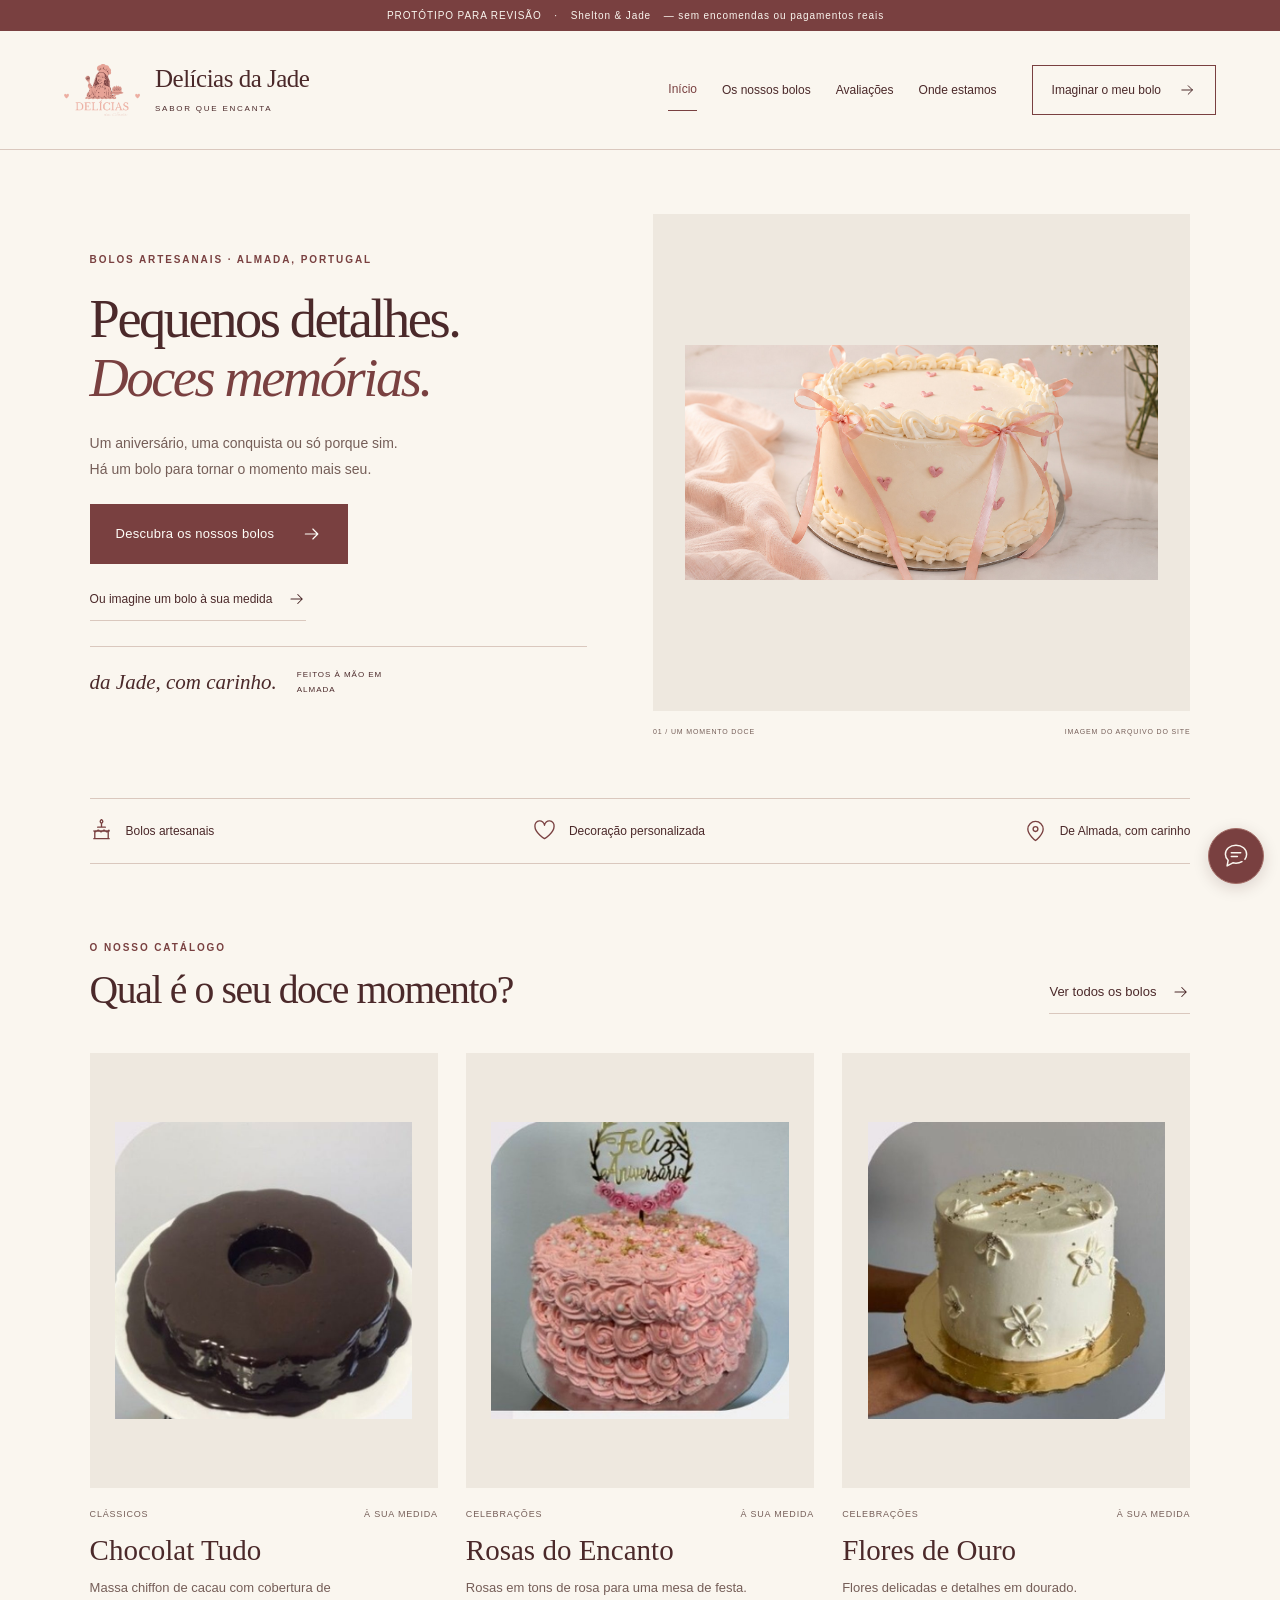
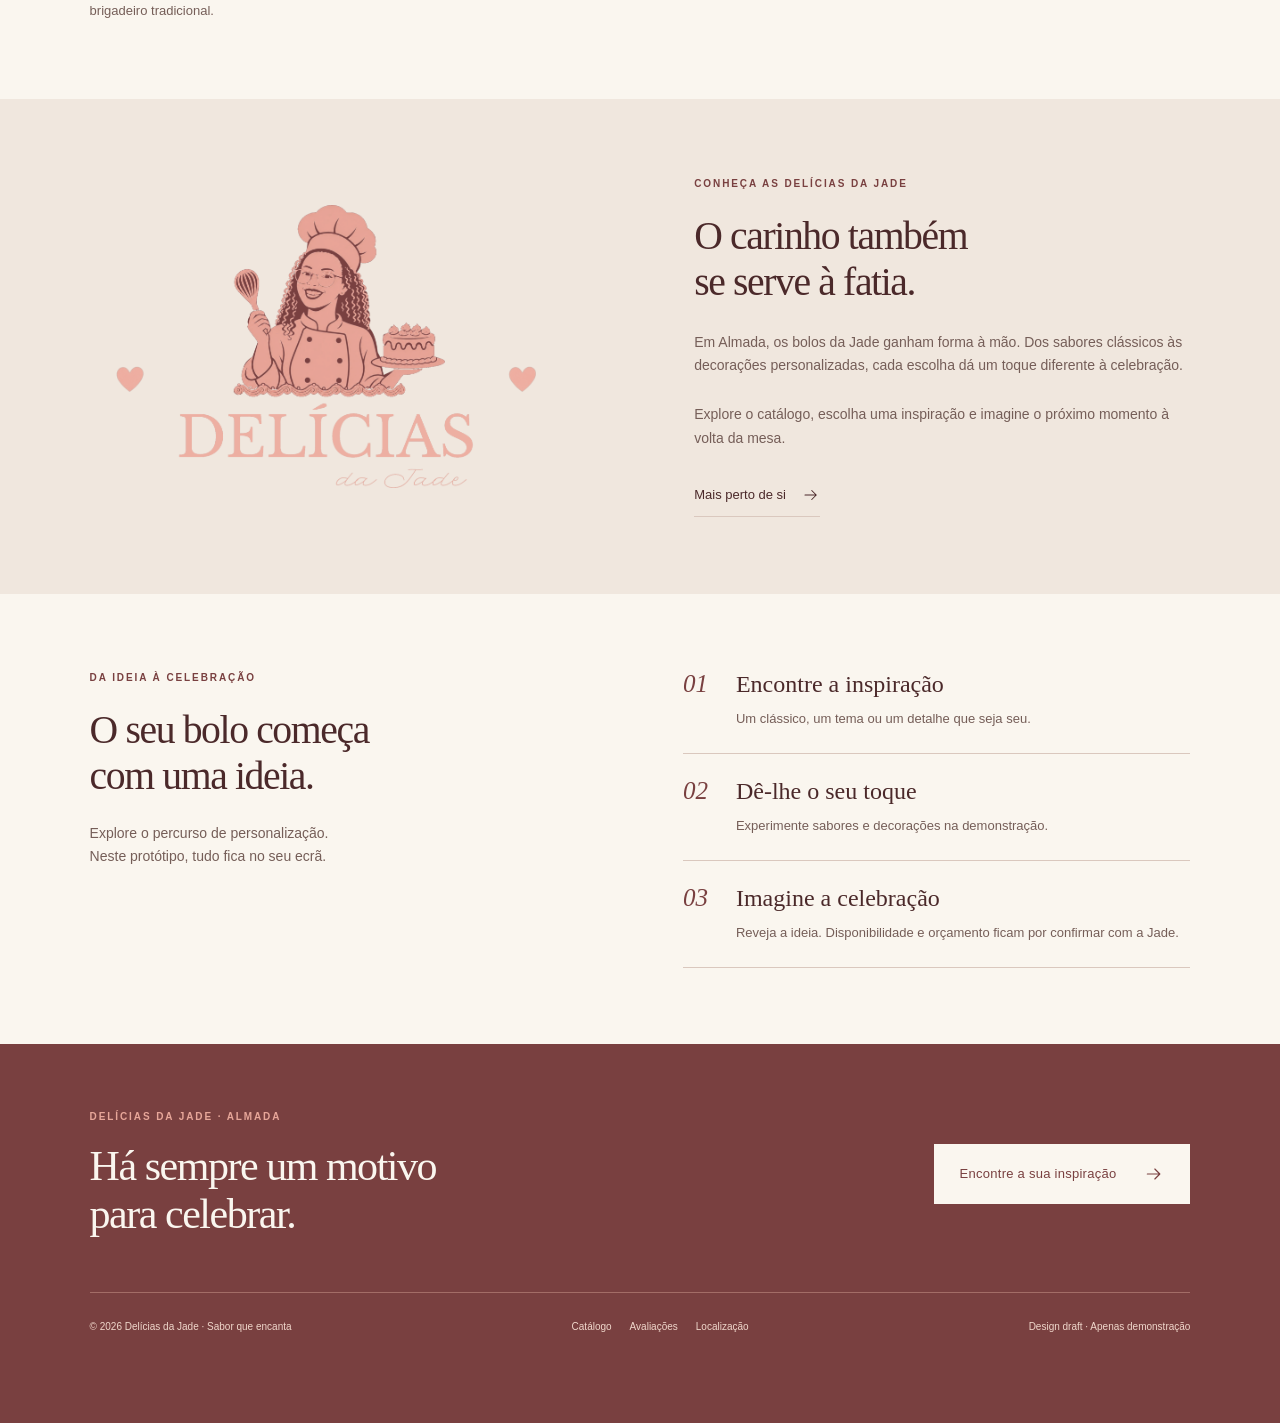
<file: index.html>
<!doctype html>
<html lang="pt-PT">
<head>
<meta charset="utf-8">
<meta name="viewport" content="width=device-width, initial-scale=1, viewport-fit=cover">
<meta name="theme-color" content="#794040">
<meta name="robots" content="noindex,nofollow">
<meta http-equiv="Content-Security-Policy" content="default-src 'self'; script-src 'self'; style-src 'self'; img-src 'self' data:; font-src 'self'; connect-src 'none'; form-action 'none'; frame-src 'none'; object-src 'none'; base-uri 'none'">
<title>Doces memórias — Delícias da Jade · Protótipo</title>
<meta name="description" content="Rascunho de design das Delícias da Jade. Bolos artesanais em Almada, numa demonstração sem encomendas reais.">
<link rel="icon" href="assets/favicon.svg" type="image/svg+xml">
<link rel="stylesheet" href="assets/style.css">
<script defer src="assets/app.js">
</script>
</head>
<body>
<a class="skip-link" href="#main">Saltar para o conteúdo</a>
<div class="draft-bar">PROTÓTIPO PARA REVISÃO <span>·</span> Shelton &amp; Jade <span class="draft-extra">— sem encomendas ou pagamentos reais</span>
</div>
<header class="site-header">
<a href="index.html" class="brand" aria-label="Delícias da Jade — início">
<img src="assets/jade-logo-transparent.png" width="76" height="76" alt="Logótipo Delícias da Jade, com ilustração da chef">
<span>Delícias da Jade<small>SABOR QUE ENCANTA</small>
</span>
</a>
<button class="menu-toggle icon-button" aria-label="Abrir menu" aria-controls="main-nav" aria-expanded="false">
<svg viewBox="0 0 24 24" fill="none" stroke="currentColor" stroke-width="1.4" stroke-linecap="round" stroke-linejoin="round" aria-hidden="true">
<path d="M4 7h16M4 12h16M4 17h16"/>
</svg>
</button>
<nav id="main-nav" aria-label="Navegação principal">
<a href="index.html" aria-current="page">Início</a>
<a href="catalogo.html" >Os nossos bolos</a>
<a href="avaliacoes.html" >Avaliações</a>
<a href="localizacao.html" >Onde estamos</a>
<a href="catalogo.html#personalizar" class="nav-cta">Imaginar o meu bolo <svg viewBox="0 0 24 24" fill="none" stroke="currentColor" stroke-width="1.4" stroke-linecap="round" stroke-linejoin="round" aria-hidden="true">
<path d="M4 12h15m-6-6 6 6-6 6"/>
</svg>
</a>
</nav>
</header>
<button type="button" class="chat-launch" hidden aria-label="Abrir assistente de demonstração — Uma ajuda doce?" aria-haspopup="dialog" aria-controls="chat-dialog" aria-expanded="false">
<svg viewBox="0 0 32 32" fill="none" stroke="currentColor" stroke-width="1.6" stroke-linecap="round" stroke-linejoin="round" aria-hidden="true" focusable="false">
<path d="M25.5 19.5c1.2-1.5 1.8-3.3 1.8-5.3C27.3 8.6 22.4 4.5 16 4.5S4.7 8.6 4.7 14.2c0 2.5 1 4.7 2.9 6.4l-1.1 6 6.1-3.3c1.1.3 2.2.4 3.4.4 2.4 0 4.6-.6 6.4-1.6"/>
<path d="M11 12.5h10M11 16.5h6.5"/>
</svg>
</button>
<main id="main">
<section class="hero">
<div class="hero-heading">
<p class="eyebrow">BOLOS ARTESANAIS · ALMADA, PORTUGAL</p>
<h1>Pequenos detalhes.<br> <em>Doces memórias.</em>
</h1>
</div>
<div class="hero-copy">
<p>Um aniversário, uma conquista ou só porque sim.<br class="desktop-break"> Há um bolo para tornar o momento mais seu.</p>
<a class="button" href="catalogo.html">Descubra os nossos bolos<svg viewBox="0 0 24 24" fill="none" stroke="currentColor" stroke-width="1.4" stroke-linecap="round" stroke-linejoin="round" aria-hidden="true">
<path d="M4 12h15m-6-6 6 6-6 6"/>
</svg>
</a>
<a class="text-link" href="catalogo.html#personalizar">Ou imagine um bolo à sua medida <svg viewBox="0 0 24 24" fill="none" stroke="currentColor" stroke-width="1.4" stroke-linecap="round" stroke-linejoin="round" aria-hidden="true">
<path d="M4 12h15m-6-6 6 6-6 6"/>
</svg>
</a>
<div class="hero-signature">
<span class="signature">da Jade, com carinho.</span>
<span>FEITOS À MÃO EM ALMADA</span>
</div>
</div>
<figure class="hero-photo">
<img src="img/img_5afac66d1b58.jpg" alt="Bolo em tons de creme, com pequenos corações e laços rosa, do arquivo do site" fetchpriority="high">
<figcaption>
<span>01 / UM MOMENTO DOCE</span>
<span>IMAGEM DO ARQUIVO DO SITE</span>
</figcaption>
</figure>
</section>
<div class="values-strip">
<span>
<svg viewBox="0 0 24 24" fill="none" stroke="currentColor" stroke-width="1.4" stroke-linecap="round" stroke-linejoin="round" aria-hidden="true">
<path d="M4 20h16M5 20v-8h14v8M4 12c2 3 4-3 6 0s4-3 6 0 4-3 4 0M8 8h8M12 8V4m0 0c-3-2 0-4 0-4s3 2 0 4"/>
</svg> Bolos artesanais</span>
<span>
<svg viewBox="0 0 24 24" fill="none" stroke="currentColor" stroke-width="1.4" stroke-linecap="round" stroke-linejoin="round" aria-hidden="true">
<path d="M12 20S2 14 2 7a5 5 0 0 1 10-1A5 5 0 0 1 22 7c0 7-10 13-10 13Z"/>
</svg> Decoração personalizada</span>
<span>
<svg viewBox="0 0 24 24" fill="none" stroke="currentColor" stroke-width="1.4" stroke-linecap="round" stroke-linejoin="round" aria-hidden="true">
<path d="M20 10c0 6-8 12-8 12S4 16 4 10a8 8 0 1 1 16 0Z"/>
<circle cx="12" cy="10" r="2.5"/>
</svg> De Almada, com carinho</span>
</div>
<section class="section">
<div class="section-heading">
<div>
<p class="eyebrow">O NOSSO CATÁLOGO</p>
<h2>Qual é o seu doce momento?</h2>
</div>
<a class="text-link" href="catalogo.html">Ver todos os bolos<svg viewBox="0 0 24 24" fill="none" stroke="currentColor" stroke-width="1.4" stroke-linecap="round" stroke-linejoin="round" aria-hidden="true">
<path d="M4 12h15m-6-6 6 6-6 6"/>
</svg>
</a>
</div>
<div class="product-grid featured">
<article class="product-card" data-category="Clássicos">
<button type="button" class="product-image" data-product="0" aria-label="Explorar Chocolat Tudo">
<img src="img/img_0c144fb5c620.jpg" alt="Chocolat Tudo — fotografia do catálogo existente" loading="lazy">
</button>
<div class="product-meta">
<span>Clássicos</span>
<span>À SUA MEDIDA</span>
</div>
<h3>
<button type="button" data-product="0">Chocolat Tudo</button>
</h3>
<p>Massa chiffon de cacau com cobertura de brigadeiro tradicional.</p>
</article>
<article class="product-card" data-category="Celebrações">
<button type="button" class="product-image" data-product="3" aria-label="Explorar Rosas do Encanto">
<img src="img/img_0d068a901283.jpg" alt="Rosas do Encanto — fotografia do catálogo existente" loading="lazy">
</button>
<div class="product-meta">
<span>Celebrações</span>
<span>À SUA MEDIDA</span>
</div>
<h3>
<button type="button" data-product="3">Rosas do Encanto</button>
</h3>
<p>Rosas em tons de rosa para uma mesa de festa.</p>
</article>
<article class="product-card" data-category="Celebrações">
<button type="button" class="product-image" data-product="4" aria-label="Explorar Flores de Ouro">
<img src="img/img_6900d8df8b2d.jpg" alt="Flores de Ouro — fotografia do catálogo existente" loading="lazy">
</button>
<div class="product-meta">
<span>Celebrações</span>
<span>À SUA MEDIDA</span>
</div>
<h3>
<button type="button" data-product="4">Flores de Ouro</button>
</h3>
<p>Flores delicadas e detalhes em dourado.</p>
</article>
</div>
</section>
<section class="story section">
<div class="logo-panel">
<img src="assets/jade-logo-transparent.png" alt="Logótipo Delícias da Jade: chef, bolo, batedor e corações" loading="lazy">
</div>
<div class="story-copy">
<p class="eyebrow">CONHEÇA AS DELÍCIAS DA JADE</p>
<h2>O carinho também<br> se serve à fatia.</h2>
<p>Em Almada, os bolos da Jade ganham forma à mão. Dos sabores clássicos às decorações personalizadas, cada escolha dá um toque diferente à celebração.</p>
<p>Explore o catálogo, escolha uma inspiração e imagine o próximo momento à volta da mesa.</p>
<a class="text-link" href="localizacao.html">Mais perto de si<svg viewBox="0 0 24 24" fill="none" stroke="currentColor" stroke-width="1.4" stroke-linecap="round" stroke-linejoin="round" aria-hidden="true">
<path d="M4 12h15m-6-6 6 6-6 6"/>
</svg>
</a>
</div>
</section>
<section class="steps section">
<div>
<p class="eyebrow">DA IDEIA À CELEBRAÇÃO</p>
<h2>O seu bolo começa<br> com uma ideia.</h2>
<p class="muted">Explore o percurso de personalização.<br> Neste protótipo, tudo fica no seu ecrã.</p>
</div>
<ol>
<li>
<span>01</span>
<div>
<h3>Encontre a inspiração</h3>
<p>Um clássico, um tema ou um detalhe que seja seu.</p>
</div>
</li>
<li>
<span>02</span>
<div>
<h3>Dê-lhe o seu toque</h3>
<p>Experimente sabores e decorações na demonstração.</p>
</div>
</li>
<li>
<span>03</span>
<div>
<h3>Imagine a celebração</h3>
<p>Reveja a ideia. Disponibilidade e orçamento ficam por confirmar com a Jade.</p>
</div>
</li>
</ol>
</section>
</main>
<footer>
<div class="footer-top">
<div>
<p class="eyebrow">DELÍCIAS DA JADE · ALMADA</p>
<h2>Há sempre um motivo<br> para celebrar.</h2>
</div>
<a class="button pale" href="catalogo.html">Encontre a sua inspiração<svg viewBox="0 0 24 24" fill="none" stroke="currentColor" stroke-width="1.4" stroke-linecap="round" stroke-linejoin="round" aria-hidden="true">
<path d="M4 12h15m-6-6 6 6-6 6"/>
</svg>
</a>
</div>
<div class="footer-bottom">
<span>© 2026 Delícias da Jade · Sabor que encanta</span>
<nav aria-label="Navegação de rodapé">
<a href="catalogo.html">Catálogo</a>
<a href="avaliacoes.html">Avaliações</a>
<a href="localizacao.html">Localização</a>
</nav>
<span>Design draft · Apenas demonstração</span>
</div>
</footer>
<dialog id="product-dialog" class="product-dialog" aria-labelledby="product-title">
<button class="icon-button close-product" aria-label="Fechar detalhe">
<svg viewBox="0 0 24 24" fill="none" stroke="currentColor" stroke-width="1.4" stroke-linecap="round" stroke-linejoin="round" aria-hidden="true">
<path d="m6 6 12 12M6 18 18 6"/>
</svg>
</button>
<img id="product-photo" alt="">
<div class="detail-copy">
<p class="eyebrow">DO CATÁLOGO DA JADE</p>
<h2 id="product-title">
</h2>
<p id="product-description">
</p>
<p class="fine">Fotografia de referência. Personalização, ingredientes, alergénios, preço e disponibilidade carecem de confirmação.</p>
<button class="button choose-product">Personalizar na demo <svg viewBox="0 0 24 24" fill="none" stroke="currentColor" stroke-width="1.4" stroke-linecap="round" stroke-linejoin="round" aria-hidden="true">
<path d="M4 12h15m-6-6 6 6-6 6"/>
</svg>
</button>
<p class="fine">Sem encomenda ou pagamento real.</p>
</div>
</dialog>
<dialog id="chat-dialog" class="chat-dialog" aria-labelledby="chat-title" aria-describedby="chat-disclosure">
<div class="chat-head">
<div>
<p class="eyebrow">ASSISTENTE DO PROTÓTIPO</p>
<h2 id="chat-title">Uma ajuda doce.</h2>
</div>
<button class="icon-button close-chat" autofocus aria-label="Fechar assistente">
<svg viewBox="0 0 24 24" fill="none" stroke="currentColor" stroke-width="1.4" stroke-linecap="round" stroke-linejoin="round" aria-hidden="true">
<path d="m6 6 12 12M6 18 18 6"/>
</svg>
</button>
</div>
<p id="chat-disclosure" class="chat-disclosure">Demo com respostas pré-definidas. Sem IA real, envio de mensagens ou ligação à Jade. Não introduza dados pessoais.</p>
<div id="chat-messages" class="chat-messages" role="log" aria-live="polite">
<p class="bot">Olá! Posso ajudar a explorar os bolos e explicar este protótipo. O que gostaria de saber?</p>
</div>
<div class="chat-suggestions">
<button type="button" data-question="Que sabores há?">Que sabores há?</button>
<button type="button" data-question="Como personalizar?">Como personalizar?</button>
<button type="button" data-question="Onde fica?">Onde fica?</button>
<button type="button" data-question="E os alergénios?">E os alergénios?</button>
</div>
<form id="chat-form">
<label for="chat-input" class="sr-only">Pergunta de demonstração</label>
<input id="chat-input" maxlength="240" placeholder="Escreva uma pergunta…" autocomplete="off" required>
<button class="icon-button" aria-label="Ver resposta de demonstração">
<svg viewBox="0 0 24 24" fill="none" stroke="currentColor" stroke-width="1.4" stroke-linecap="round" stroke-linejoin="round" aria-hidden="true">
<path d="M4 12h15m-6-6 6 6-6 6"/>
</svg>
</button>
</form>
</dialog>
<noscript>
<p class="noscript">O catálogo e a navegação funcionam sem JavaScript. O assistente de demonstração requer JavaScript; consulte as perguntas frequentes em Onde estamos. Ative JavaScript para filtros e demonstrações locais.</p>
</noscript>
</body>
</html>
</file>
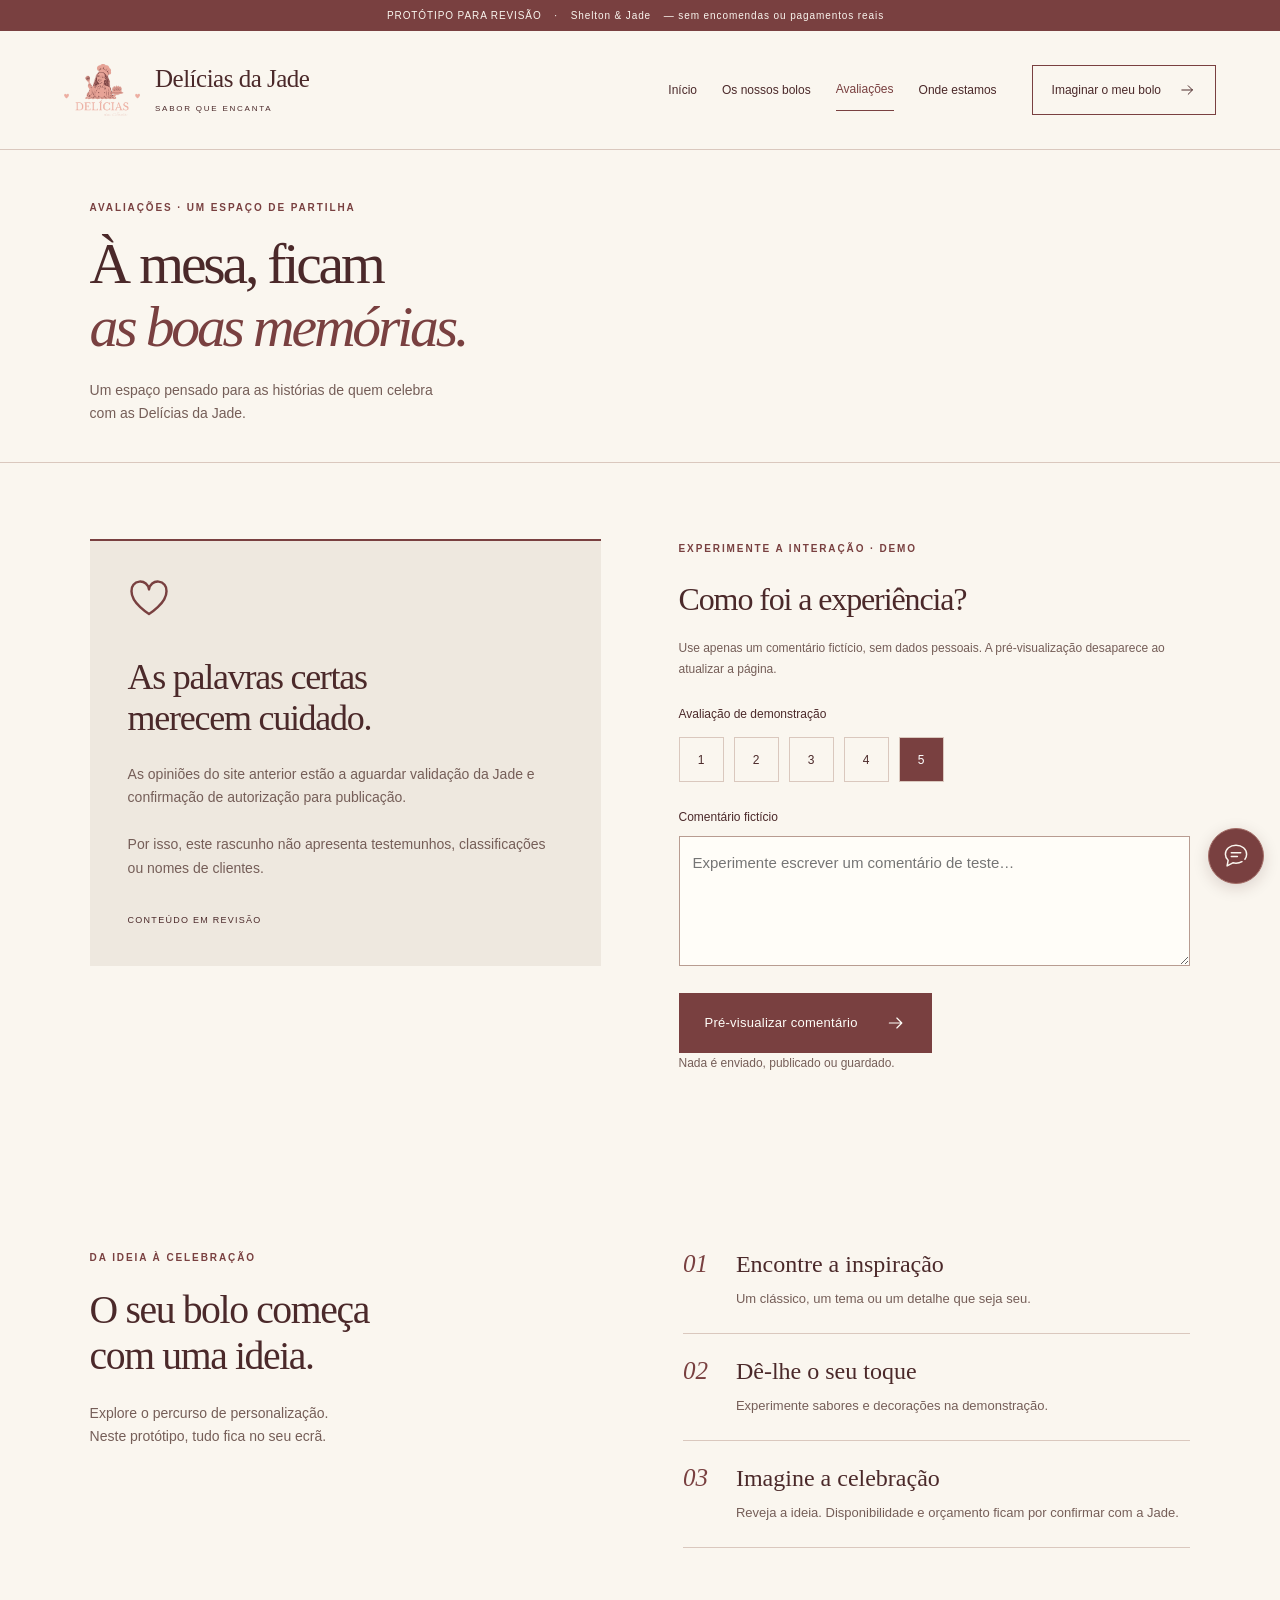
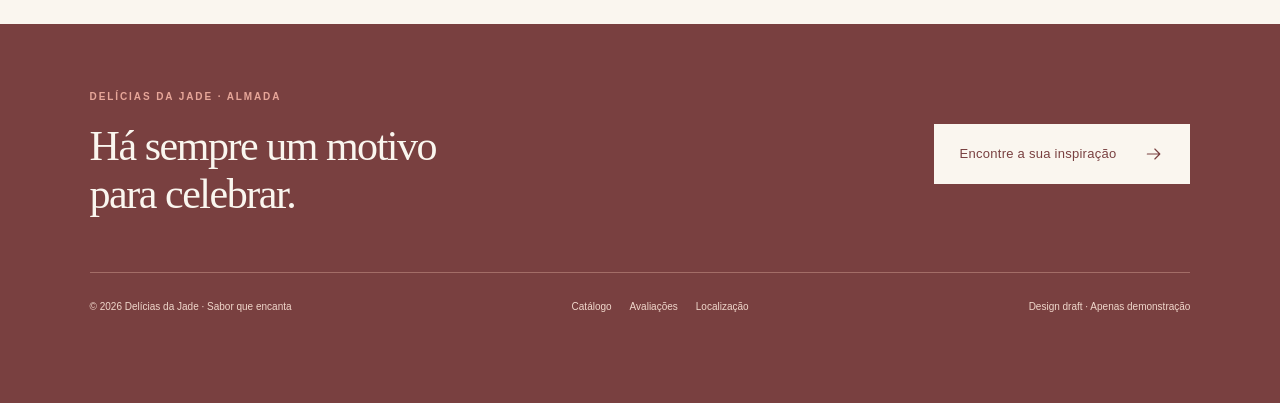
<file: avaliacoes.html>
<!doctype html>
<html lang="pt-PT">
<head>
<meta charset="utf-8">
<meta name="viewport" content="width=device-width, initial-scale=1, viewport-fit=cover">
<meta name="theme-color" content="#794040">
<meta name="robots" content="noindex,nofollow">
<meta http-equiv="Content-Security-Policy" content="default-src 'self'; script-src 'self'; style-src 'self'; img-src 'self' data:; font-src 'self'; connect-src 'none'; form-action 'none'; frame-src 'none'; object-src 'none'; base-uri 'none'">
<title>Avaliações — Delícias da Jade · Protótipo</title>
<meta name="description" content="Rascunho de design das Delícias da Jade. Bolos artesanais em Almada, numa demonstração sem encomendas reais.">
<link rel="icon" href="assets/favicon.svg" type="image/svg+xml">
<link rel="stylesheet" href="assets/style.css">
<script defer src="assets/app.js">
</script>
</head>
<body>
<a class="skip-link" href="#main">Saltar para o conteúdo</a>
<div class="draft-bar">PROTÓTIPO PARA REVISÃO <span>·</span> Shelton &amp; Jade <span class="draft-extra">— sem encomendas ou pagamentos reais</span>
</div>
<header class="site-header">
<a href="index.html" class="brand" aria-label="Delícias da Jade — início">
<img src="assets/jade-logo-transparent.png" width="76" height="76" alt="Logótipo Delícias da Jade, com ilustração da chef">
<span>Delícias da Jade<small>SABOR QUE ENCANTA</small>
</span>
</a>
<button class="menu-toggle icon-button" aria-label="Abrir menu" aria-controls="main-nav" aria-expanded="false">
<svg viewBox="0 0 24 24" fill="none" stroke="currentColor" stroke-width="1.4" stroke-linecap="round" stroke-linejoin="round" aria-hidden="true">
<path d="M4 7h16M4 12h16M4 17h16"/>
</svg>
</button>
<nav id="main-nav" aria-label="Navegação principal">
<a href="index.html" >Início</a>
<a href="catalogo.html" >Os nossos bolos</a>
<a href="avaliacoes.html" aria-current="page">Avaliações</a>
<a href="localizacao.html" >Onde estamos</a>
<a href="catalogo.html#personalizar" class="nav-cta">Imaginar o meu bolo <svg viewBox="0 0 24 24" fill="none" stroke="currentColor" stroke-width="1.4" stroke-linecap="round" stroke-linejoin="round" aria-hidden="true">
<path d="M4 12h15m-6-6 6 6-6 6"/>
</svg>
</a>
</nav>
</header>
<button type="button" class="chat-launch" hidden aria-label="Abrir assistente de demonstração — Uma ajuda doce?" aria-haspopup="dialog" aria-controls="chat-dialog" aria-expanded="false">
<svg viewBox="0 0 32 32" fill="none" stroke="currentColor" stroke-width="1.6" stroke-linecap="round" stroke-linejoin="round" aria-hidden="true" focusable="false">
<path d="M25.5 19.5c1.2-1.5 1.8-3.3 1.8-5.3C27.3 8.6 22.4 4.5 16 4.5S4.7 8.6 4.7 14.2c0 2.5 1 4.7 2.9 6.4l-1.1 6 6.1-3.3c1.1.3 2.2.4 3.4.4 2.4 0 4.6-.6 6.4-1.6"/>
<path d="M11 12.5h10M11 16.5h6.5"/>
</svg>
</button>
<main id="main">
<section class="page-intro">
<p class="eyebrow">AVALIAÇÕES · UM ESPAÇO DE PARTILHA</p>
<h1>À mesa, ficam<br> <em>as boas memórias.</em>
</h1>
<p>Um espaço pensado para as histórias de quem celebra<br> com as Delícias da Jade.</p>
</section>
<section class="review-layout section">
<div class="review-editorial">
<svg viewBox="0 0 24 24" fill="none" stroke="currentColor" stroke-width="1.4" stroke-linecap="round" stroke-linejoin="round" aria-hidden="true">
<path d="M12 20S2 14 2 7a5 5 0 0 1 10-1A5 5 0 0 1 22 7c0 7-10 13-10 13Z"/>
</svg>
<h2>As palavras certas<br> merecem cuidado.</h2>
<p>As opiniões do site anterior estão a aguardar validação da Jade e confirmação de autorização para publicação.</p>
<p>Por isso, este rascunho não apresenta testemunhos, classificações ou nomes de clientes.</p>
<span class="small-label">CONTEÚDO EM REVISÃO</span>
</div>
<form id="review-form" class="review-form">
<p class="eyebrow">EXPERIMENTE A INTERAÇÃO · DEMO</p>
<h2>Como foi a experiência?</h2>
<p class="fine">Use apenas um comentário fictício, sem dados pessoais. A pré-visualização desaparece ao atualizar a página.</p>
<fieldset>
<legend>Avaliação de demonstração</legend>
<div class="rating-row">
<label>
<input type="radio" name="rating" value="1" >
<span>1</span>
</label>
<label>
<input type="radio" name="rating" value="2" >
<span>2</span>
</label>
<label>
<input type="radio" name="rating" value="3" >
<span>3</span>
</label>
<label>
<input type="radio" name="rating" value="4" >
<span>4</span>
</label>
<label>
<input type="radio" name="rating" value="5" checked>
<span>5</span>
</label>
</div>
</fieldset>
<label for="review-text">Comentário fictício</label>
<textarea id="review-text" maxlength="350" rows="4" required placeholder="Experimente escrever um comentário de teste…">
</textarea>
<button class="button" type="submit">Pré-visualizar comentário <svg viewBox="0 0 24 24" fill="none" stroke="currentColor" stroke-width="1.4" stroke-linecap="round" stroke-linejoin="round" aria-hidden="true">
<path d="M4 12h15m-6-6 6 6-6 6"/>
</svg>
</button>
<p class="fine">Nada é enviado, publicado ou guardado.</p>
<output id="review-preview" aria-live="polite"></output>
</form>
</section>
<section class="steps section">
<div>
<p class="eyebrow">DA IDEIA À CELEBRAÇÃO</p>
<h2>O seu bolo começa<br> com uma ideia.</h2>
<p class="muted">Explore o percurso de personalização.<br> Neste protótipo, tudo fica no seu ecrã.</p>
</div>
<ol>
<li>
<span>01</span>
<div>
<h3>Encontre a inspiração</h3>
<p>Um clássico, um tema ou um detalhe que seja seu.</p>
</div>
</li>
<li>
<span>02</span>
<div>
<h3>Dê-lhe o seu toque</h3>
<p>Experimente sabores e decorações na demonstração.</p>
</div>
</li>
<li>
<span>03</span>
<div>
<h3>Imagine a celebração</h3>
<p>Reveja a ideia. Disponibilidade e orçamento ficam por confirmar com a Jade.</p>
</div>
</li>
</ol>
</section>
</main>
<footer>
<div class="footer-top">
<div>
<p class="eyebrow">DELÍCIAS DA JADE · ALMADA</p>
<h2>Há sempre um motivo<br> para celebrar.</h2>
</div>
<a class="button pale" href="catalogo.html">Encontre a sua inspiração<svg viewBox="0 0 24 24" fill="none" stroke="currentColor" stroke-width="1.4" stroke-linecap="round" stroke-linejoin="round" aria-hidden="true">
<path d="M4 12h15m-6-6 6 6-6 6"/>
</svg>
</a>
</div>
<div class="footer-bottom">
<span>© 2026 Delícias da Jade · Sabor que encanta</span>
<nav aria-label="Navegação de rodapé">
<a href="catalogo.html">Catálogo</a>
<a href="avaliacoes.html">Avaliações</a>
<a href="localizacao.html">Localização</a>
</nav>
<span>Design draft · Apenas demonstração</span>
</div>
</footer>
<dialog id="product-dialog" class="product-dialog" aria-labelledby="product-title">
<button class="icon-button close-product" aria-label="Fechar detalhe">
<svg viewBox="0 0 24 24" fill="none" stroke="currentColor" stroke-width="1.4" stroke-linecap="round" stroke-linejoin="round" aria-hidden="true">
<path d="m6 6 12 12M6 18 18 6"/>
</svg>
</button>
<img id="product-photo" alt="">
<div class="detail-copy">
<p class="eyebrow">DO CATÁLOGO DA JADE</p>
<h2 id="product-title">
</h2>
<p id="product-description">
</p>
<p class="fine">Fotografia de referência. Personalização, ingredientes, alergénios, preço e disponibilidade carecem de confirmação.</p>
<button class="button choose-product">Personalizar na demo <svg viewBox="0 0 24 24" fill="none" stroke="currentColor" stroke-width="1.4" stroke-linecap="round" stroke-linejoin="round" aria-hidden="true">
<path d="M4 12h15m-6-6 6 6-6 6"/>
</svg>
</button>
<p class="fine">Sem encomenda ou pagamento real.</p>
</div>
</dialog>
<dialog id="chat-dialog" class="chat-dialog" aria-labelledby="chat-title" aria-describedby="chat-disclosure">
<div class="chat-head">
<div>
<p class="eyebrow">ASSISTENTE DO PROTÓTIPO</p>
<h2 id="chat-title">Uma ajuda doce.</h2>
</div>
<button class="icon-button close-chat" autofocus aria-label="Fechar assistente">
<svg viewBox="0 0 24 24" fill="none" stroke="currentColor" stroke-width="1.4" stroke-linecap="round" stroke-linejoin="round" aria-hidden="true">
<path d="m6 6 12 12M6 18 18 6"/>
</svg>
</button>
</div>
<p id="chat-disclosure" class="chat-disclosure">Demo com respostas pré-definidas. Sem IA real, envio de mensagens ou ligação à Jade. Não introduza dados pessoais.</p>
<div id="chat-messages" class="chat-messages" role="log" aria-live="polite">
<p class="bot">Olá! Posso ajudar a explorar os bolos e explicar este protótipo. O que gostaria de saber?</p>
</div>
<div class="chat-suggestions">
<button type="button" data-question="Que sabores há?">Que sabores há?</button>
<button type="button" data-question="Como personalizar?">Como personalizar?</button>
<button type="button" data-question="Onde fica?">Onde fica?</button>
<button type="button" data-question="E os alergénios?">E os alergénios?</button>
</div>
<form id="chat-form">
<label for="chat-input" class="sr-only">Pergunta de demonstração</label>
<input id="chat-input" maxlength="240" placeholder="Escreva uma pergunta…" autocomplete="off" required>
<button class="icon-button" aria-label="Ver resposta de demonstração">
<svg viewBox="0 0 24 24" fill="none" stroke="currentColor" stroke-width="1.4" stroke-linecap="round" stroke-linejoin="round" aria-hidden="true">
<path d="M4 12h15m-6-6 6 6-6 6"/>
</svg>
</button>
</form>
</dialog>
<noscript>
<p class="noscript">O catálogo e a navegação funcionam sem JavaScript. O assistente de demonstração requer JavaScript; consulte as perguntas frequentes em Onde estamos. Ative JavaScript para filtros e demonstrações locais.</p>
</noscript>
</body>
</html>
</file>
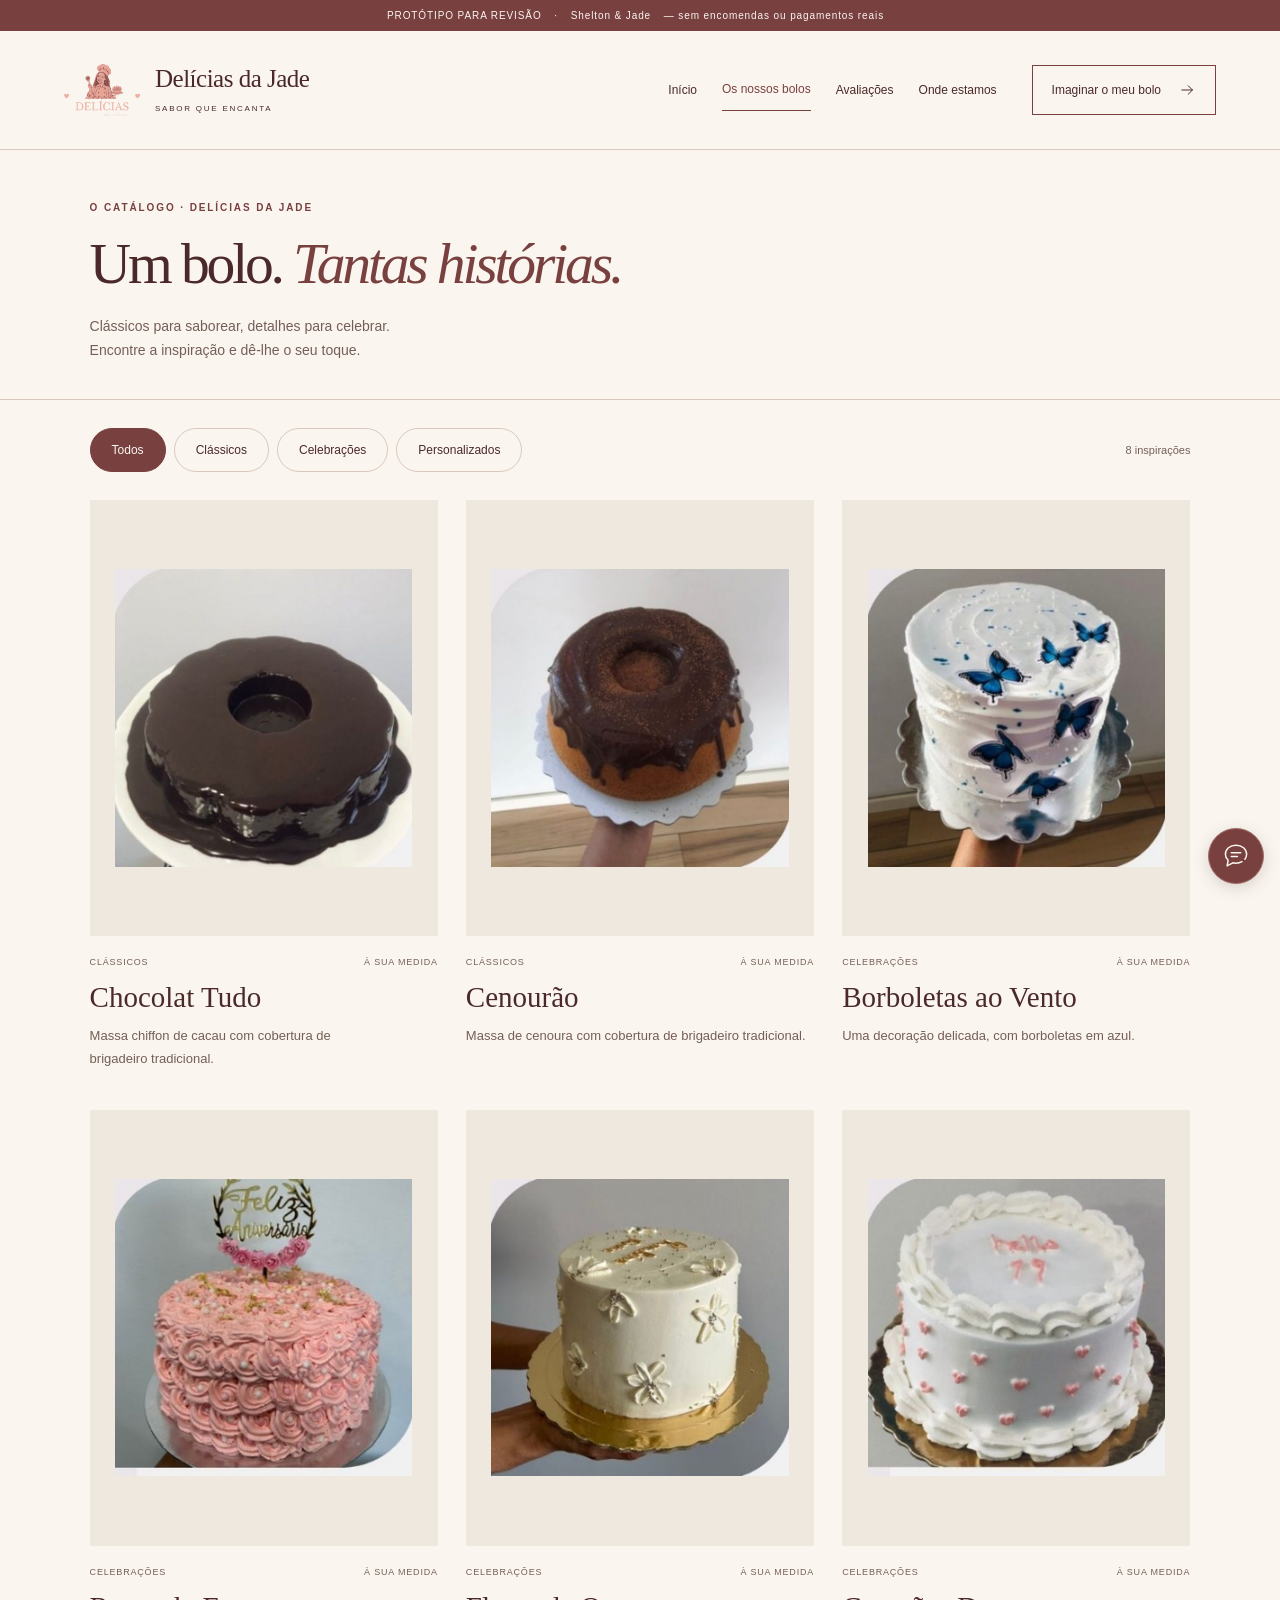
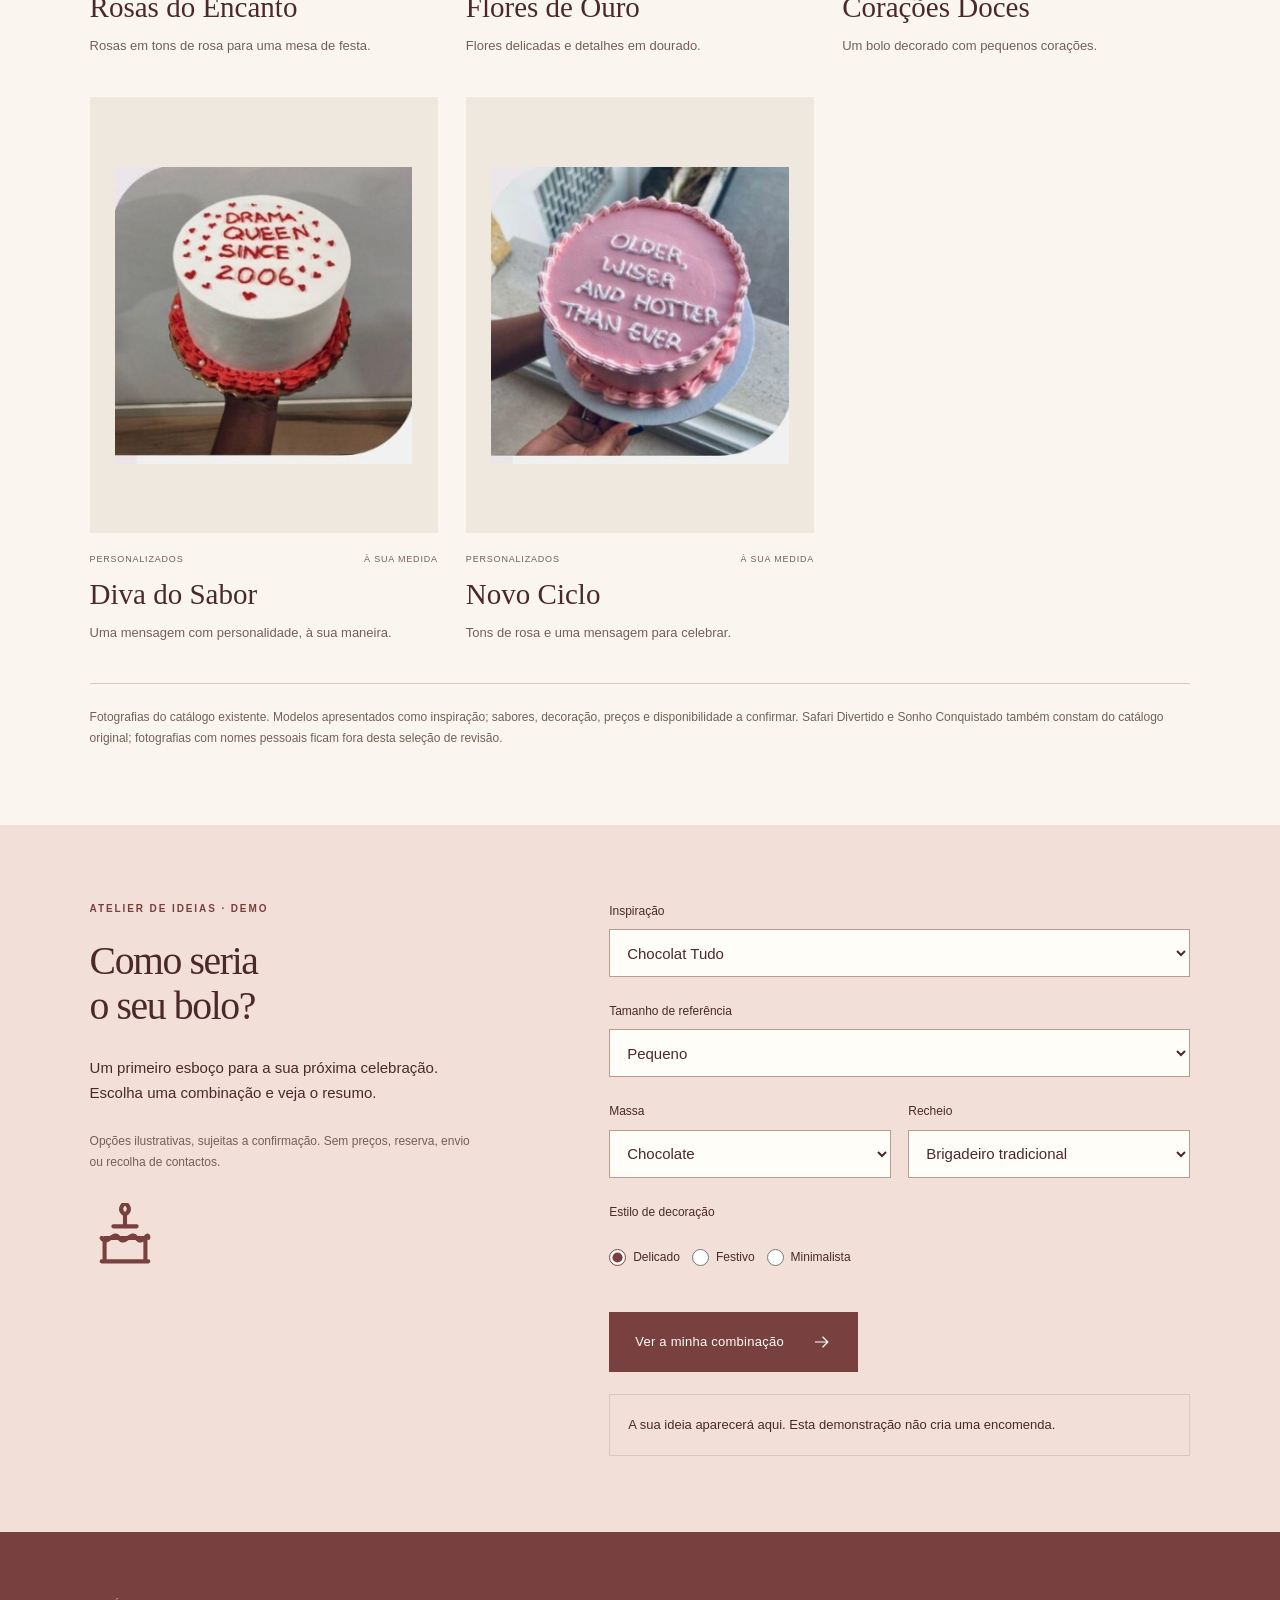
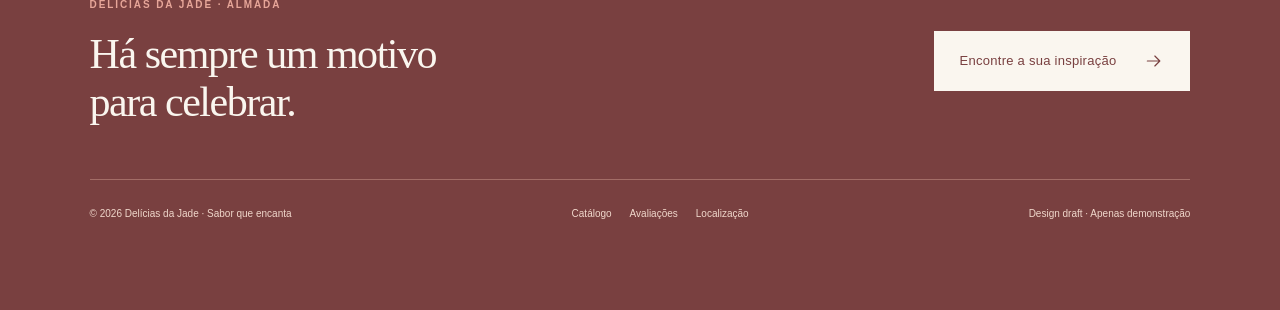
<file: catalogo.html>
<!doctype html>
<html lang="pt-PT">
<head>
<meta charset="utf-8">
<meta name="viewport" content="width=device-width, initial-scale=1, viewport-fit=cover">
<meta name="theme-color" content="#794040">
<meta name="robots" content="noindex,nofollow">
<meta http-equiv="Content-Security-Policy" content="default-src 'self'; script-src 'self'; style-src 'self'; img-src 'self' data:; font-src 'self'; connect-src 'none'; form-action 'none'; frame-src 'none'; object-src 'none'; base-uri 'none'">
<title>Os nossos bolos — Delícias da Jade · Protótipo</title>
<meta name="description" content="Rascunho de design das Delícias da Jade. Bolos artesanais em Almada, numa demonstração sem encomendas reais.">
<link rel="icon" href="assets/favicon.svg" type="image/svg+xml">
<link rel="stylesheet" href="assets/style.css">
<script defer src="assets/app.js">
</script>
</head>
<body>
<a class="skip-link" href="#main">Saltar para o conteúdo</a>
<div class="draft-bar">PROTÓTIPO PARA REVISÃO <span>·</span> Shelton &amp; Jade <span class="draft-extra">— sem encomendas ou pagamentos reais</span>
</div>
<header class="site-header">
<a href="index.html" class="brand" aria-label="Delícias da Jade — início">
<img src="assets/jade-logo-transparent.png" width="76" height="76" alt="Logótipo Delícias da Jade, com ilustração da chef">
<span>Delícias da Jade<small>SABOR QUE ENCANTA</small>
</span>
</a>
<button class="menu-toggle icon-button" aria-label="Abrir menu" aria-controls="main-nav" aria-expanded="false">
<svg viewBox="0 0 24 24" fill="none" stroke="currentColor" stroke-width="1.4" stroke-linecap="round" stroke-linejoin="round" aria-hidden="true">
<path d="M4 7h16M4 12h16M4 17h16"/>
</svg>
</button>
<nav id="main-nav" aria-label="Navegação principal">
<a href="index.html" >Início</a>
<a href="catalogo.html" aria-current="page">Os nossos bolos</a>
<a href="avaliacoes.html" >Avaliações</a>
<a href="localizacao.html" >Onde estamos</a>
<a href="catalogo.html#personalizar" class="nav-cta">Imaginar o meu bolo <svg viewBox="0 0 24 24" fill="none" stroke="currentColor" stroke-width="1.4" stroke-linecap="round" stroke-linejoin="round" aria-hidden="true">
<path d="M4 12h15m-6-6 6 6-6 6"/>
</svg>
</a>
</nav>
</header>
<button type="button" class="chat-launch" hidden aria-label="Abrir assistente de demonstração — Uma ajuda doce?" aria-haspopup="dialog" aria-controls="chat-dialog" aria-expanded="false">
<svg viewBox="0 0 32 32" fill="none" stroke="currentColor" stroke-width="1.6" stroke-linecap="round" stroke-linejoin="round" aria-hidden="true" focusable="false">
<path d="M25.5 19.5c1.2-1.5 1.8-3.3 1.8-5.3C27.3 8.6 22.4 4.5 16 4.5S4.7 8.6 4.7 14.2c0 2.5 1 4.7 2.9 6.4l-1.1 6 6.1-3.3c1.1.3 2.2.4 3.4.4 2.4 0 4.6-.6 6.4-1.6"/>
<path d="M11 12.5h10M11 16.5h6.5"/>
</svg>
</button>
<main id="main">
<section class="page-intro">
<p class="eyebrow">O CATÁLOGO · DELÍCIAS DA JADE</p>
<h1>Um bolo. <em>Tantas histórias.</em>
</h1>
<p>Clássicos para saborear, detalhes para celebrar.<br> Encontre a inspiração e dê-lhe o seu toque.</p>
</section>
<section class="section catalog-section" aria-label="Catálogo de bolos">
<div class="filter-bar">
<div class="filters" aria-label="Filtrar bolos">
<button type="button" data-filter="Todos" aria-pressed="true">Todos</button>
<button type="button" data-filter="Clássicos" aria-pressed="false">Clássicos</button>
<button type="button" data-filter="Celebrações" aria-pressed="false">Celebrações</button>
<button type="button" data-filter="Personalizados" aria-pressed="false">Personalizados</button>
</div>
<span id="result-count" role="status">8 inspirações</span>
</div>
<div class="product-grid">
<article class="product-card" data-category="Clássicos">
<button type="button" class="product-image" data-product="0" aria-label="Explorar Chocolat Tudo">
<img src="img/img_0c144fb5c620.jpg" alt="Chocolat Tudo — fotografia do catálogo existente" loading="lazy">
</button>
<div class="product-meta">
<span>Clássicos</span>
<span>À SUA MEDIDA</span>
</div>
<h3>
<button type="button" data-product="0">Chocolat Tudo</button>
</h3>
<p>Massa chiffon de cacau com cobertura de brigadeiro tradicional.</p>
</article>
<article class="product-card" data-category="Clássicos">
<button type="button" class="product-image" data-product="1" aria-label="Explorar Cenourão">
<img src="img/img_ad35d457aafd.jpg" alt="Cenourão — fotografia do catálogo existente" loading="lazy">
</button>
<div class="product-meta">
<span>Clássicos</span>
<span>À SUA MEDIDA</span>
</div>
<h3>
<button type="button" data-product="1">Cenourão</button>
</h3>
<p>Massa de cenoura com cobertura de brigadeiro tradicional.</p>
</article>
<article class="product-card" data-category="Celebrações">
<button type="button" class="product-image" data-product="2" aria-label="Explorar Borboletas ao Vento">
<img src="img/img_084fb790d45e.jpg" alt="Borboletas ao Vento — fotografia do catálogo existente" loading="lazy">
</button>
<div class="product-meta">
<span>Celebrações</span>
<span>À SUA MEDIDA</span>
</div>
<h3>
<button type="button" data-product="2">Borboletas ao Vento</button>
</h3>
<p>Uma decoração delicada, com borboletas em azul.</p>
</article>
<article class="product-card" data-category="Celebrações">
<button type="button" class="product-image" data-product="3" aria-label="Explorar Rosas do Encanto">
<img src="img/img_0d068a901283.jpg" alt="Rosas do Encanto — fotografia do catálogo existente" loading="lazy">
</button>
<div class="product-meta">
<span>Celebrações</span>
<span>À SUA MEDIDA</span>
</div>
<h3>
<button type="button" data-product="3">Rosas do Encanto</button>
</h3>
<p>Rosas em tons de rosa para uma mesa de festa.</p>
</article>
<article class="product-card" data-category="Celebrações">
<button type="button" class="product-image" data-product="4" aria-label="Explorar Flores de Ouro">
<img src="img/img_6900d8df8b2d.jpg" alt="Flores de Ouro — fotografia do catálogo existente" loading="lazy">
</button>
<div class="product-meta">
<span>Celebrações</span>
<span>À SUA MEDIDA</span>
</div>
<h3>
<button type="button" data-product="4">Flores de Ouro</button>
</h3>
<p>Flores delicadas e detalhes em dourado.</p>
</article>
<article class="product-card" data-category="Celebrações">
<button type="button" class="product-image" data-product="5" aria-label="Explorar Corações Doces">
<img src="img/img_ed31041790af.jpg" alt="Corações Doces — fotografia do catálogo existente" loading="lazy">
</button>
<div class="product-meta">
<span>Celebrações</span>
<span>À SUA MEDIDA</span>
</div>
<h3>
<button type="button" data-product="5">Corações Doces</button>
</h3>
<p>Um bolo decorado com pequenos corações.</p>
</article>
<article class="product-card" data-category="Personalizados">
<button type="button" class="product-image" data-product="6" aria-label="Explorar Diva do Sabor">
<img src="img/img_16b8dc39c2d3.jpg" alt="Diva do Sabor — fotografia do catálogo existente" loading="lazy">
</button>
<div class="product-meta">
<span>Personalizados</span>
<span>À SUA MEDIDA</span>
</div>
<h3>
<button type="button" data-product="6">Diva do Sabor</button>
</h3>
<p>Uma mensagem com personalidade, à sua maneira.</p>
</article>
<article class="product-card" data-category="Personalizados">
<button type="button" class="product-image" data-product="7" aria-label="Explorar Novo Ciclo">
<img src="img/img_46dbf31ef950.jpg" alt="Novo Ciclo — fotografia do catálogo existente" loading="lazy">
</button>
<div class="product-meta">
<span>Personalizados</span>
<span>À SUA MEDIDA</span>
</div>
<h3>
<button type="button" data-product="7">Novo Ciclo</button>
</h3>
<p>Tons de rosa e uma mensagem para celebrar.</p>
</article>
</div>
<p class="fine catalog-note">Fotografias do catálogo existente. Modelos apresentados como inspiração; sabores, decoração, preços e disponibilidade a confirmar. Safari Divertido e Sonho Conquistado também constam do catálogo original; fotografias com nomes pessoais ficam fora desta seleção de revisão.</p>
</section>
<section id="personalizar" class="custom-section section">
<div>
<p class="eyebrow">ATELIER DE IDEIAS · DEMO</p>
<h2>Como seria<br> o seu bolo?</h2>
<p>Um primeiro esboço para a sua próxima celebração. Escolha uma combinação e veja o resumo.</p>
<p class="fine">Opções ilustrativas, sujeitas a confirmação. Sem preços, reserva, envio ou recolha de contactos.</p>
<svg viewBox="0 0 24 24" fill="none" stroke="currentColor" stroke-width="1.4" stroke-linecap="round" stroke-linejoin="round" aria-hidden="true">
<path d="M4 20h16M5 20v-8h14v8M4 12c2 3 4-3 6 0s4-3 6 0 4-3 4 0M8 8h8M12 8V4m0 0c-3-2 0-4 0-4s3 2 0 4"/>
</svg>
</div>
<form id="custom-form">
<label for="cake-model">Inspiração</label>
<select id="cake-model" name="modelo">
<option>Chocolat Tudo</option>
<option>Cenourão</option>
<option>Borboletas ao Vento</option>
<option>Rosas do Encanto</option>
<option>Flores de Ouro</option>
<option>Corações Doces</option>
<option>Diva do Sabor</option>
<option>Novo Ciclo</option>
<option>Bolo totalmente personalizado</option>
</select>
<label for="cake-size">Tamanho de referência</label>
<select id="cake-size" name="tamanho">
<option>Pequeno</option>
<option>Médio</option>
<option>Grande</option>
<option>Bento Cake</option>
</select>
<div class="form-row">
<div>
<label for="cake-flavour">Massa</label>
<select id="cake-flavour" name="massa">
<option>Chocolate</option>
<option>Baunilha</option>
<option>Cenoura</option>
<option>Amendoim</option>
<option>Café</option>
<option>Canela</option>
<option>Laranja</option>
<option>Leite creme</option>
<option>Limão</option>
<option>Red velvet</option>
</select>
</div>
<div>
<label for="cake-filling">Recheio</label>
<select id="cake-filling" name="recheio">
<option>Brigadeiro tradicional</option>
<option>Brigadeiro branco</option>
<option>Brigadeiro de limão</option>
<option>Brigadeiro de pistácio</option>
<option>Creamcheese</option>
<option>Doce de leite</option>
<option>Ganache</option>
</select>
</div>
</div>
<fieldset>
<legend>Estilo de decoração</legend>
<div class="radio-row">
<label>
<input type="radio" name="estilo" value="Delicado" checked> Delicado</label>
<label>
<input type="radio" name="estilo" value="Festivo" > Festivo</label>
<label>
<input type="radio" name="estilo" value="Minimalista" > Minimalista</label>
</div>
</fieldset>
<button class="button" type="submit">Ver a minha combinação <svg viewBox="0 0 24 24" fill="none" stroke="currentColor" stroke-width="1.4" stroke-linecap="round" stroke-linejoin="round" aria-hidden="true">
<path d="M4 12h15m-6-6 6 6-6 6"/>
</svg>
</button>
<output id="custom-summary" aria-live="polite">A sua ideia aparecerá aqui. Esta demonstração não cria uma encomenda.</output>
</form>
</section>
</main>
<footer>
<div class="footer-top">
<div>
<p class="eyebrow">DELÍCIAS DA JADE · ALMADA</p>
<h2>Há sempre um motivo<br> para celebrar.</h2>
</div>
<a class="button pale" href="catalogo.html">Encontre a sua inspiração<svg viewBox="0 0 24 24" fill="none" stroke="currentColor" stroke-width="1.4" stroke-linecap="round" stroke-linejoin="round" aria-hidden="true">
<path d="M4 12h15m-6-6 6 6-6 6"/>
</svg>
</a>
</div>
<div class="footer-bottom">
<span>© 2026 Delícias da Jade · Sabor que encanta</span>
<nav aria-label="Navegação de rodapé">
<a href="catalogo.html">Catálogo</a>
<a href="avaliacoes.html">Avaliações</a>
<a href="localizacao.html">Localização</a>
</nav>
<span>Design draft · Apenas demonstração</span>
</div>
</footer>
<dialog id="product-dialog" class="product-dialog" aria-labelledby="product-title">
<button class="icon-button close-product" aria-label="Fechar detalhe">
<svg viewBox="0 0 24 24" fill="none" stroke="currentColor" stroke-width="1.4" stroke-linecap="round" stroke-linejoin="round" aria-hidden="true">
<path d="m6 6 12 12M6 18 18 6"/>
</svg>
</button>
<img id="product-photo" alt="">
<div class="detail-copy">
<p class="eyebrow">DO CATÁLOGO DA JADE</p>
<h2 id="product-title">
</h2>
<p id="product-description">
</p>
<p class="fine">Fotografia de referência. Personalização, ingredientes, alergénios, preço e disponibilidade carecem de confirmação.</p>
<button class="button choose-product">Personalizar na demo <svg viewBox="0 0 24 24" fill="none" stroke="currentColor" stroke-width="1.4" stroke-linecap="round" stroke-linejoin="round" aria-hidden="true">
<path d="M4 12h15m-6-6 6 6-6 6"/>
</svg>
</button>
<p class="fine">Sem encomenda ou pagamento real.</p>
</div>
</dialog>
<dialog id="chat-dialog" class="chat-dialog" aria-labelledby="chat-title" aria-describedby="chat-disclosure">
<div class="chat-head">
<div>
<p class="eyebrow">ASSISTENTE DO PROTÓTIPO</p>
<h2 id="chat-title">Uma ajuda doce.</h2>
</div>
<button class="icon-button close-chat" autofocus aria-label="Fechar assistente">
<svg viewBox="0 0 24 24" fill="none" stroke="currentColor" stroke-width="1.4" stroke-linecap="round" stroke-linejoin="round" aria-hidden="true">
<path d="m6 6 12 12M6 18 18 6"/>
</svg>
</button>
</div>
<p id="chat-disclosure" class="chat-disclosure">Demo com respostas pré-definidas. Sem IA real, envio de mensagens ou ligação à Jade. Não introduza dados pessoais.</p>
<div id="chat-messages" class="chat-messages" role="log" aria-live="polite">
<p class="bot">Olá! Posso ajudar a explorar os bolos e explicar este protótipo. O que gostaria de saber?</p>
</div>
<div class="chat-suggestions">
<button type="button" data-question="Que sabores há?">Que sabores há?</button>
<button type="button" data-question="Como personalizar?">Como personalizar?</button>
<button type="button" data-question="Onde fica?">Onde fica?</button>
<button type="button" data-question="E os alergénios?">E os alergénios?</button>
</div>
<form id="chat-form">
<label for="chat-input" class="sr-only">Pergunta de demonstração</label>
<input id="chat-input" maxlength="240" placeholder="Escreva uma pergunta…" autocomplete="off" required>
<button class="icon-button" aria-label="Ver resposta de demonstração">
<svg viewBox="0 0 24 24" fill="none" stroke="currentColor" stroke-width="1.4" stroke-linecap="round" stroke-linejoin="round" aria-hidden="true">
<path d="M4 12h15m-6-6 6 6-6 6"/>
</svg>
</button>
</form>
</dialog>
<noscript>
<p class="noscript">O catálogo e a navegação funcionam sem JavaScript. O assistente de demonstração requer JavaScript; consulte as perguntas frequentes em Onde estamos. Ative JavaScript para filtros e demonstrações locais.</p>
</noscript>
</body>
</html>
</file>
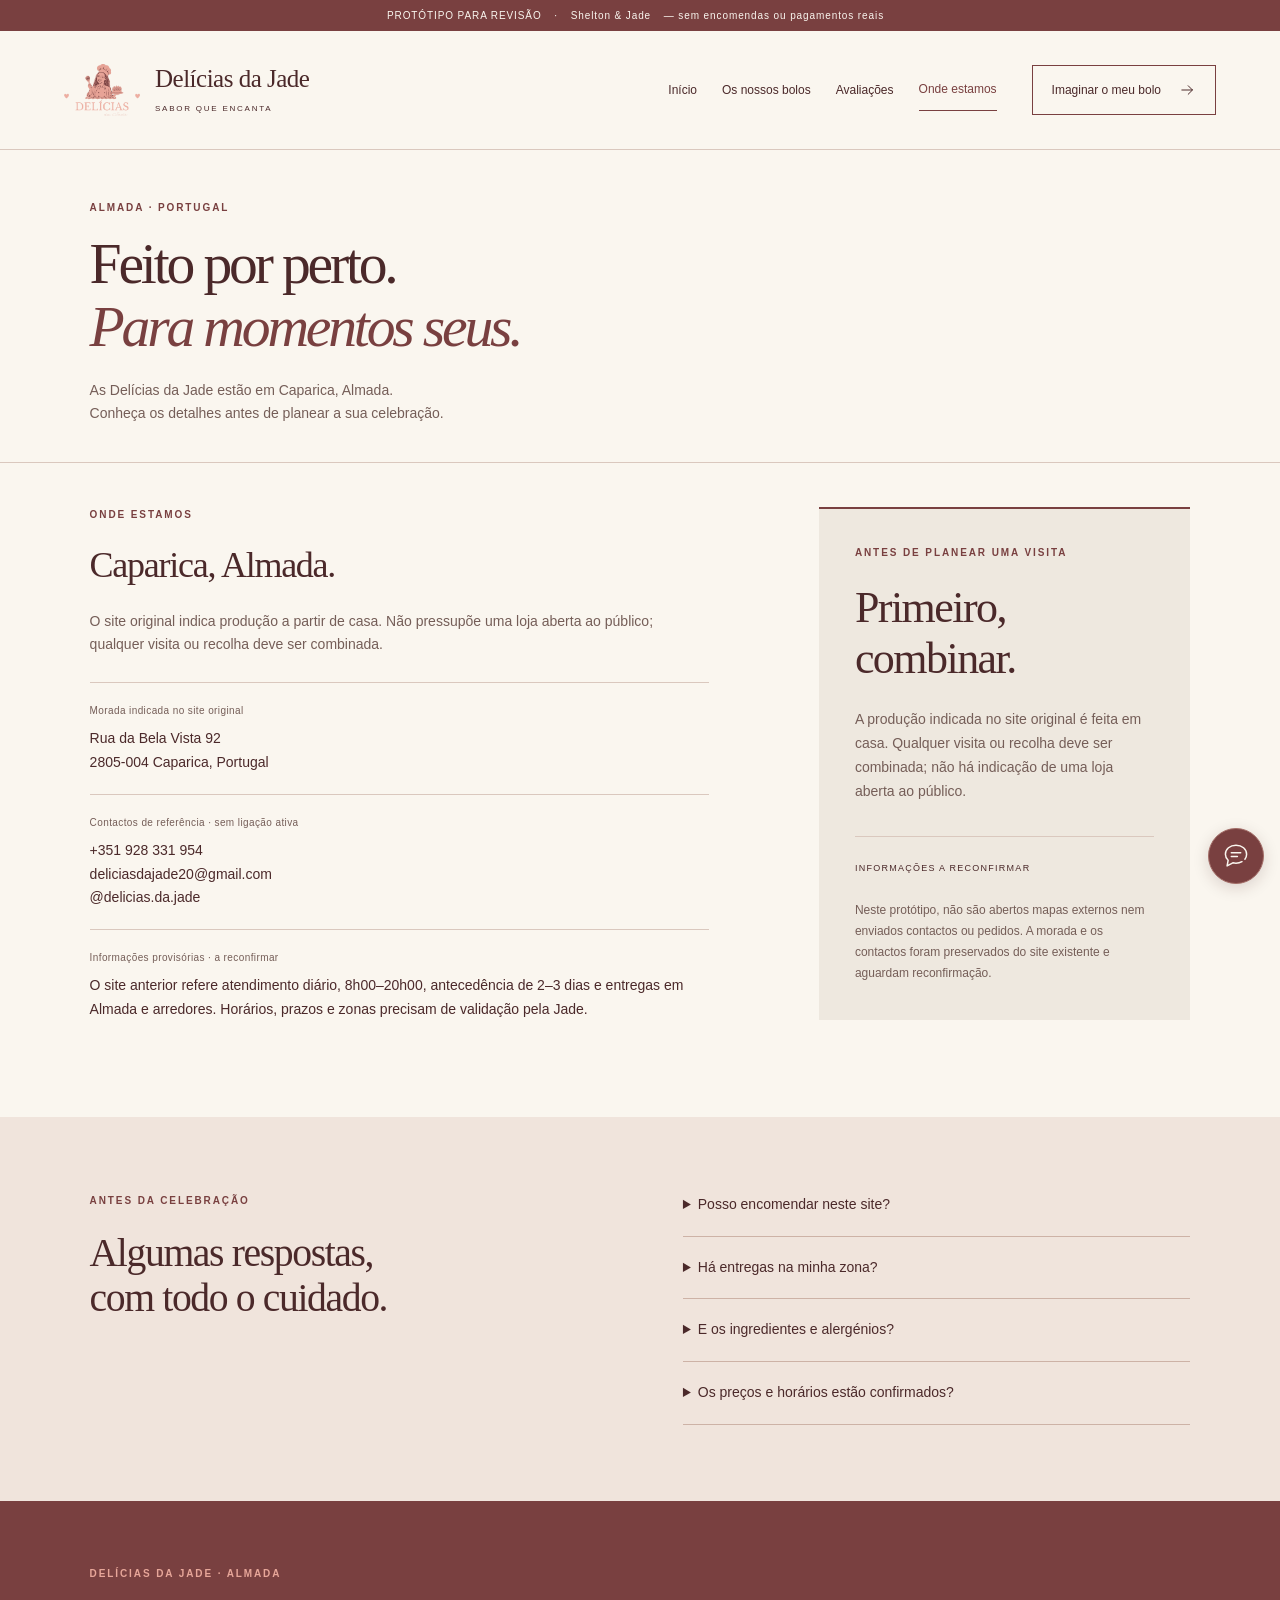
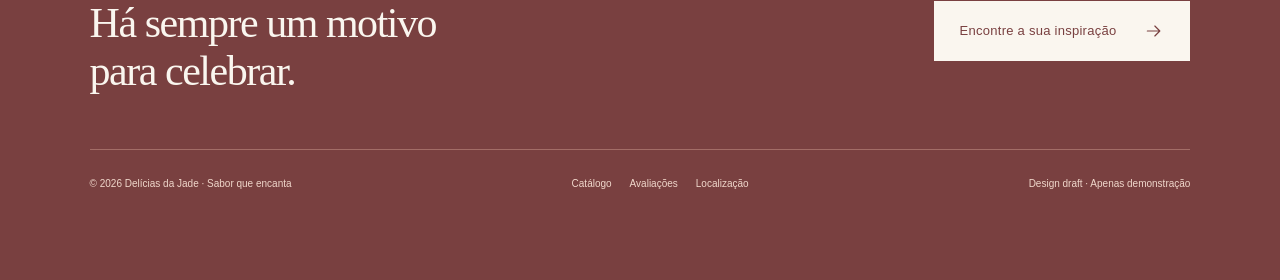
<file: localizacao.html>
<!doctype html>
<html lang="pt-PT">
<head>
<meta charset="utf-8">
<meta name="viewport" content="width=device-width, initial-scale=1, viewport-fit=cover">
<meta name="theme-color" content="#794040">
<meta name="robots" content="noindex,nofollow">
<meta http-equiv="Content-Security-Policy" content="default-src 'self'; script-src 'self'; style-src 'self'; img-src 'self' data:; font-src 'self'; connect-src 'none'; form-action 'none'; frame-src 'none'; object-src 'none'; base-uri 'none'">
<title>Onde estamos — Delícias da Jade · Protótipo</title>
<meta name="description" content="Rascunho de design das Delícias da Jade. Bolos artesanais em Almada, numa demonstração sem encomendas reais.">
<link rel="icon" href="assets/favicon.svg" type="image/svg+xml">
<link rel="stylesheet" href="assets/style.css">
<script defer src="assets/app.js">
</script>
</head>
<body>
<a class="skip-link" href="#main">Saltar para o conteúdo</a>
<div class="draft-bar">PROTÓTIPO PARA REVISÃO <span>·</span> Shelton &amp; Jade <span class="draft-extra">— sem encomendas ou pagamentos reais</span>
</div>
<header class="site-header">
<a href="index.html" class="brand" aria-label="Delícias da Jade — início">
<img src="assets/jade-logo-transparent.png" width="76" height="76" alt="Logótipo Delícias da Jade, com ilustração da chef">
<span>Delícias da Jade<small>SABOR QUE ENCANTA</small>
</span>
</a>
<button class="menu-toggle icon-button" aria-label="Abrir menu" aria-controls="main-nav" aria-expanded="false">
<svg viewBox="0 0 24 24" fill="none" stroke="currentColor" stroke-width="1.4" stroke-linecap="round" stroke-linejoin="round" aria-hidden="true">
<path d="M4 7h16M4 12h16M4 17h16"/>
</svg>
</button>
<nav id="main-nav" aria-label="Navegação principal">
<a href="index.html" >Início</a>
<a href="catalogo.html" >Os nossos bolos</a>
<a href="avaliacoes.html" >Avaliações</a>
<a href="localizacao.html" aria-current="page">Onde estamos</a>
<a href="catalogo.html#personalizar" class="nav-cta">Imaginar o meu bolo <svg viewBox="0 0 24 24" fill="none" stroke="currentColor" stroke-width="1.4" stroke-linecap="round" stroke-linejoin="round" aria-hidden="true">
<path d="M4 12h15m-6-6 6 6-6 6"/>
</svg>
</a>
</nav>
</header>
<button type="button" class="chat-launch" hidden aria-label="Abrir assistente de demonstração — Uma ajuda doce?" aria-haspopup="dialog" aria-controls="chat-dialog" aria-expanded="false">
<svg viewBox="0 0 32 32" fill="none" stroke="currentColor" stroke-width="1.6" stroke-linecap="round" stroke-linejoin="round" aria-hidden="true" focusable="false">
<path d="M25.5 19.5c1.2-1.5 1.8-3.3 1.8-5.3C27.3 8.6 22.4 4.5 16 4.5S4.7 8.6 4.7 14.2c0 2.5 1 4.7 2.9 6.4l-1.1 6 6.1-3.3c1.1.3 2.2.4 3.4.4 2.4 0 4.6-.6 6.4-1.6"/>
<path d="M11 12.5h10M11 16.5h6.5"/>
</svg>
</button>
<main id="main">
<section class="page-intro">
<p class="eyebrow">ALMADA · PORTUGAL</p>
<h1>Feito por perto.<br> <em>Para momentos seus.</em>
</h1>
<p>As Delícias da Jade estão em Caparica, Almada.<br> Conheça os detalhes antes de planear a sua celebração.</p>
</section>
<section class="location-layout section">
<div class="location-info">
<p class="eyebrow">ONDE ESTAMOS</p>
<h2>Caparica, Almada.</h2>
<p>O site original indica produção a partir de casa. Não pressupõe uma loja aberta ao público; qualquer visita ou recolha deve ser combinada.</p>
<dl>
<div>
<dt>Morada indicada no site original</dt>
<dd>Rua da Bela Vista 92<br> 2805-004 Caparica, Portugal</dd>
</div>
<div>
<dt>Contactos de referência · sem ligação ativa</dt>
<dd>+351 928 331 954<br> deliciasdajade20@gmail.com<br> @delicias.da.jade</dd>
</div>
<div>
<dt>Informações provisórias · a reconfirmar</dt>
<dd>O site anterior refere atendimento diário, 8h00–20h00, antecedência de 2–3 dias e entregas em Almada e arredores. Horários, prazos e zonas precisam de validação pela Jade.</dd>
</div>
</dl>
</div>
<aside class="location-note">
<p class="eyebrow">ANTES DE PLANEAR UMA VISITA</p>
<h2>Primeiro,<br> combinar.</h2>
<p>A produção indicada no site original é feita em casa. Qualquer visita ou recolha deve ser combinada; não há indicação de uma loja aberta ao público.</p>
<span class="small-label">INFORMAÇÕES A RECONFIRMAR</span>
<p class="fine">Neste protótipo, não são abertos mapas externos nem enviados contactos ou pedidos. A morada e os contactos foram preservados do site existente e aguardam reconfirmação.</p>
</aside>
</section>
<section class="faq section">
<div>
<p class="eyebrow">ANTES DA CELEBRAÇÃO</p>
<h2>Algumas respostas,<br> com todo o cuidado.</h2>
</div>
<div>
<details>
<summary>Posso encomendar neste site?</summary>
<p>Esta é uma demonstração para revisão. Pode explorar o catálogo e experimentar a personalização, mas não é possível reservar, pagar ou enviar pedidos.</p>
</details>
<details>
<summary>Há entregas na minha zona?</summary>
<p>O site original refere Almada, Caparica e arredores. Zonas, custos e disponibilidade precisam de confirmação pela Jade; este protótipo não confirma entregas.</p>
</details>
<details>
<summary>E os ingredientes e alergénios?</summary>
<p>Não há fichas de ingredientes ou alergénios verificadas neste rascunho. Antes de consumir, confirme ingredientes, alergénios e possível contaminação cruzada diretamente com a Jade.</p>
</details>
<details>
<summary>Os preços e horários estão confirmados?</summary>
<p>Não. Os preços foram omitidos e as condições do site anterior estão assinaladas como provisórias, para validação antes de qualquer publicação.</p>
</details>
</div>
</section>
</main>
<footer>
<div class="footer-top">
<div>
<p class="eyebrow">DELÍCIAS DA JADE · ALMADA</p>
<h2>Há sempre um motivo<br> para celebrar.</h2>
</div>
<a class="button pale" href="catalogo.html">Encontre a sua inspiração<svg viewBox="0 0 24 24" fill="none" stroke="currentColor" stroke-width="1.4" stroke-linecap="round" stroke-linejoin="round" aria-hidden="true">
<path d="M4 12h15m-6-6 6 6-6 6"/>
</svg>
</a>
</div>
<div class="footer-bottom">
<span>© 2026 Delícias da Jade · Sabor que encanta</span>
<nav aria-label="Navegação de rodapé">
<a href="catalogo.html">Catálogo</a>
<a href="avaliacoes.html">Avaliações</a>
<a href="localizacao.html">Localização</a>
</nav>
<span>Design draft · Apenas demonstração</span>
</div>
</footer>
<dialog id="product-dialog" class="product-dialog" aria-labelledby="product-title">
<button class="icon-button close-product" aria-label="Fechar detalhe">
<svg viewBox="0 0 24 24" fill="none" stroke="currentColor" stroke-width="1.4" stroke-linecap="round" stroke-linejoin="round" aria-hidden="true">
<path d="m6 6 12 12M6 18 18 6"/>
</svg>
</button>
<img id="product-photo" alt="">
<div class="detail-copy">
<p class="eyebrow">DO CATÁLOGO DA JADE</p>
<h2 id="product-title">
</h2>
<p id="product-description">
</p>
<p class="fine">Fotografia de referência. Personalização, ingredientes, alergénios, preço e disponibilidade carecem de confirmação.</p>
<button class="button choose-product">Personalizar na demo <svg viewBox="0 0 24 24" fill="none" stroke="currentColor" stroke-width="1.4" stroke-linecap="round" stroke-linejoin="round" aria-hidden="true">
<path d="M4 12h15m-6-6 6 6-6 6"/>
</svg>
</button>
<p class="fine">Sem encomenda ou pagamento real.</p>
</div>
</dialog>
<dialog id="chat-dialog" class="chat-dialog" aria-labelledby="chat-title" aria-describedby="chat-disclosure">
<div class="chat-head">
<div>
<p class="eyebrow">ASSISTENTE DO PROTÓTIPO</p>
<h2 id="chat-title">Uma ajuda doce.</h2>
</div>
<button class="icon-button close-chat" autofocus aria-label="Fechar assistente">
<svg viewBox="0 0 24 24" fill="none" stroke="currentColor" stroke-width="1.4" stroke-linecap="round" stroke-linejoin="round" aria-hidden="true">
<path d="m6 6 12 12M6 18 18 6"/>
</svg>
</button>
</div>
<p id="chat-disclosure" class="chat-disclosure">Demo com respostas pré-definidas. Sem IA real, envio de mensagens ou ligação à Jade. Não introduza dados pessoais.</p>
<div id="chat-messages" class="chat-messages" role="log" aria-live="polite">
<p class="bot">Olá! Posso ajudar a explorar os bolos e explicar este protótipo. O que gostaria de saber?</p>
</div>
<div class="chat-suggestions">
<button type="button" data-question="Que sabores há?">Que sabores há?</button>
<button type="button" data-question="Como personalizar?">Como personalizar?</button>
<button type="button" data-question="Onde fica?">Onde fica?</button>
<button type="button" data-question="E os alergénios?">E os alergénios?</button>
</div>
<form id="chat-form">
<label for="chat-input" class="sr-only">Pergunta de demonstração</label>
<input id="chat-input" maxlength="240" placeholder="Escreva uma pergunta…" autocomplete="off" required>
<button class="icon-button" aria-label="Ver resposta de demonstração">
<svg viewBox="0 0 24 24" fill="none" stroke="currentColor" stroke-width="1.4" stroke-linecap="round" stroke-linejoin="round" aria-hidden="true">
<path d="M4 12h15m-6-6 6 6-6 6"/>
</svg>
</button>
</form>
</dialog>
<noscript>
<p class="noscript">O catálogo e a navegação funcionam sem JavaScript. O assistente de demonstração requer JavaScript; consulte as perguntas frequentes em Onde estamos. Ative JavaScript para filtros e demonstrações locais.</p>
</noscript>
</body>
</html>
</file>
<file: assets/style.css>
:root{--wine:#794040;--dark:#4b292a;--pink:#e7a699;--cream:#faf6ef;--paper:#fffdf8;--blush:#f1dfd8;--line:#dac8be;--muted:#755e58;--serif:Georgia,'Times New Roman',serif;--sans:'Segoe UI',Arial,sans-serif}

*{box-sizing:border-box}
html{scroll-behavior:smooth;scroll-padding-top:110px}
body{margin:0;background:var(--cream);color:var(--dark);font:15px/1.7 var(--sans);-webkit-font-smoothing:antialiased}
button,input,select,textarea{font:inherit}
button,a,input,summary{-webkit-tap-highlight-color:transparent}
a{color:inherit;text-decoration:none}
button{cursor:pointer;color:inherit}
img{display:block;max-width:100%}
svg{width:24px;height:24px;flex-shrink:0}
button{border:0}
button:disabled{cursor:default}
button,a,input,select,textarea,summary{touch-action:manipulation}
:focus-visible{outline:3px solid #a9553f;outline-offset:5px}
::selection{background:var(--pink);color:var(--dark)}
h1,h2,h3,p,figure{margin:0}
h1,h2,h3{font-family:var(--serif);font-weight:400}
h1{font-size:clamp(48px,5.2vw,80px);line-height:1.03;letter-spacing:-.055em}
h1 em{font-weight:400;color:var(--wine)}
h2{font-size:clamp(34px,3.1vw,48px);line-height:1.15;letter-spacing:-.035em}
h3{font-size:27px;line-height:1.2}
p+p{margin-top:18px}
p{text-wrap:pretty}
.eyebrow{font-size:10px;font-weight:600;letter-spacing:.19em;color:var(--wine);margin-bottom:22px;line-height:1.6}
.fine{font-size:12px;line-height:1.75;color:var(--muted)}
.muted{color:var(--muted)}
.button{display:inline-flex;align-items:center;justify-content:center;gap:28px;background:var(--wine);color:var(--paper);padding:17px 25px;min-height:54px;font-size:13px;letter-spacing:.02em;border:1px solid var(--wine);transition:background .2s,transform .2s}
.button:hover{background:var(--dark);transform:translateY(-2px)}
.button svg{width:20px}
.text-link{display:inline-flex;align-items:center;gap:16px;font-size:13px;border-bottom:1px solid var(--line);padding:9px 0;line-height:1.5}
.text-link:hover{border-color:var(--wine)}
.text-link svg{width:18px}
.icon-button{display:inline-flex;align-items:center;justify-content:center;width:44px;height:44px;background:transparent;border:1px solid var(--line)}
.draft-bar{background:var(--wine);color:var(--cream);text-align:center;font-size:10px;letter-spacing:.09em;padding:7px 18px}
.draft-bar span{margin:0 9px}
.site-header{position:relative;z-index:10;max-width:1440px;margin:auto;padding:21px 5%;display:flex;align-items:center;justify-content:space-between;gap:25px;border-bottom:1px solid var(--line)}
.brand{display:flex;align-items:center;gap:15px;flex-shrink:0}
.brand img{width:76px;height:76px;object-fit:contain}
.brand>span{font-family:var(--serif);font-size:25px;line-height:1.25;letter-spacing:-.02em}
.brand small{display:block;font:8px/2 var(--sans);letter-spacing:.22em;margin-top:7px}
.site-header nav{display:flex;align-items:center;gap:25px;font-size:12px}
.site-header nav>a{white-space:nowrap;padding:10px 0}
.site-header nav>a[aria-current]{border-bottom:1px solid var(--wine);color:var(--wine)}
.site-header nav>a:hover{color:var(--wine)}
.site-header nav .nav-cta{display:flex;align-items:center;gap:18px;margin-left:10px;border:1px solid var(--wine);padding:12px 19px}
.nav-cta svg{width:17px}
.menu-toggle{display:none}
main{max-width:1440px;margin:0 auto}
.hero{display:grid;grid-template-columns:1.03fr 1fr;gap:7%;padding:48px 7% 58px;align-items:center}
.hero-copy{padding-top:12px}
.hero .eyebrow{margin-bottom:27px}
.hero h1{font-size:clamp(50px,5.5vw,83px)}
.hero-copy>p:not(.eyebrow){color:var(--muted);font-size:14px;line-height:1.9;margin-top:27px}
.hero-copy>.button{margin-top:29px}
.hero-copy>.text-link{display:flex;width:fit-content;margin-top:14px;font-size:12px}
.hero-signature{margin-top:32px;padding-top:22px;display:flex;align-items:center;gap:20px;border-top:1px solid var(--line)}
.signature{font-family:var(--serif);font-style:italic;font-size:21px}
.hero-signature>span:last-child{font-size:8px;letter-spacing:.12em;max-width:100px;line-height:1.8}
.hero-photo{position:relative;padding:0 0 22px}
.hero-photo>img{width:100%;height:auto;object-fit:contain;border-radius:0}
.hero-photo figcaption{font-size:8px;letter-spacing:.15em;margin-top:14px;text-align:right}
.values-strip{border-block:1px solid var(--line);margin:0 7%;display:flex;align-items:center;justify-content:space-around;padding:23px 0;gap:20px}
.values-strip span{display:flex;gap:13px;align-items:center;font-size:12px}
.values-strip svg{color:var(--wine);width:23px}
.section{padding:86px 7%}
.section-heading{display:flex;align-items:end;justify-content:space-between;gap:25px;margin-bottom:39px}
.section-heading .eyebrow{margin-bottom:12px}
.product-grid{display:grid;grid-template-columns:repeat(3,minmax(0,1fr));gap:45px 26px}
.product-image{width:100%;padding:0;background:var(--blush);position:relative;overflow:hidden;display:block}
.product-image>img{width:100%;aspect-ratio:1/1.08;object-fit:contain;background:var(--paper);padding:10px}
.product-image:hover{outline:1px solid var(--wine);outline-offset:4px}
.product-meta{display:flex;align-items:center;justify-content:space-between;gap:10px;font-size:8px;letter-spacing:.13em;color:var(--muted);margin:20px 0 10px;text-transform:uppercase}
.product-card h3 button{background:none;padding:0;font:inherit;text-align:left}
.product-card h3 button:hover{text-decoration:underline;text-underline-offset:5px}
.product-card>p{font-size:13px;line-height:1.75;color:var(--muted);margin-top:10px;max-width:300px}
.story{background:#f0e4dc;display:grid;grid-template-columns:1fr 1.05fr;gap:10%;align-items:center}
.logo-panel{background:transparent;padding:0}
.logo-panel img{width:100%;height:auto}
.story-copy>p:not(.eyebrow){margin-top:25px;color:var(--muted);font-size:14px}
.story-copy>.text-link{margin-top:23px}
.steps{display:grid;grid-template-columns:1fr 1.05fr;gap:10%}
.steps>div>p:last-child{margin-top:22px;font-size:14px}
.steps ol{list-style:none;padding:0;margin:0}
.steps li{display:flex;gap:28px;padding:23px 0;border-bottom:1px solid var(--line)}
.steps li:first-child{padding-top:0}
.steps li>span{font:italic 25px var(--serif);color:var(--wine)}
.steps h3{font-size:24px}
.steps li p{font-size:13px;color:var(--muted);margin-top:9px}
footer{background:var(--wine);color:var(--cream);padding:65px max(7%,calc((100% - 1240px)/2)) 27px}
.footer-top{display:flex;justify-content:space-between;align-items:center;gap:30px;padding-bottom:53px}
.footer-top .eyebrow{color:var(--pink);margin-bottom:17px}
.footer-top h2{font-size:42px}
.pale{background:var(--cream);color:var(--wine);border-color:var(--cream)}
.pale:hover{background:var(--pink);color:var(--dark)}
.footer-bottom{display:flex;justify-content:space-between;gap:24px;align-items:center;border-top:1px solid #a36d67;padding-top:25px;font-size:10px;color:#f0d7cb}
.footer-bottom nav{display:flex;gap:18px}
.footer-bottom a:hover{text-decoration:underline}
.page-intro{text-align:center;padding:70px 7% 52px;border-bottom:1px solid var(--line)}
.page-intro h1{font-size:clamp(48px,5.4vw,78px)}
.page-intro>p:last-child{margin-top:25px;color:var(--muted);font-size:14px}
.page-intro .eyebrow{margin-bottom:20px}
.catalog-section{padding-top:35px}
.filter-bar{display:flex;align-items:center;justify-content:space-between;gap:20px;margin-bottom:35px}
.filters{display:flex;gap:8px;flex-wrap:wrap}
.filters button{background:transparent;border:1px solid var(--line);border-radius:30px;padding:11px 21px;font-size:12px;min-height:44px}
.filters button[aria-pressed=true]{background:var(--wine);border-color:var(--wine);color:var(--cream)}
.filters button:hover{border-color:var(--wine)}
#result-count{font-size:11px;color:var(--muted);white-space:nowrap}
.catalog-note{margin-top:38px;padding-top:23px;border-top:1px solid var(--line)}
.custom-section{background:var(--blush);display:grid;grid-template-columns:.8fr 1.2fr;gap:12%;scroll-margin-top:25px}
.custom-section>div>p:not(.eyebrow){margin-top:25px}
.custom-section>div>svg{width:70px;height:70px;margin-top:30px;color:var(--wine)}
label,legend{font-size:12px;font-weight:500}
label{display:block;margin-bottom:8px}
input,select,textarea{border:1px solid #b89c91;background:var(--paper);color:var(--dark);padding:13px;width:100%;border-radius:0;min-height:48px}
select{margin-bottom:24px}
textarea{resize:vertical}
fieldset{border:0;padding:0;margin:0 0 25px;min-width:0}
legend{padding:0;margin-bottom:13px}
.form-row{display:grid;grid-template-columns:1fr 1fr;gap:17px}
.radio-row{display:flex;flex-wrap:wrap;gap:12px}
.radio-row label{display:flex;align-items:center;gap:7px;min-height:44px;cursor:pointer;font-weight:400}
.radio-row input{width:17px;min-height:17px;height:17px;margin:0;accent-color:var(--wine)}
output{display:block;font-size:13px;line-height:1.8;margin-top:22px;padding:18px;border:1px solid var(--line);white-space:pre-line;overflow-wrap:anywhere}
.review-layout{display:grid;grid-template-columns:1fr 1fr;gap:10%}
.review-editorial{background:var(--blush);padding:45px}
.review-editorial>svg{width:42px;height:42px;color:var(--wine);margin-bottom:28px}
.review-editorial h2{font-size:38px}
.review-editorial>p{font-size:14px;color:var(--muted);margin-top:23px}
.small-label{display:block;margin-top:32px;font-size:9px;letter-spacing:.14em}
.review-form h2{font-size:32px;margin-bottom:20px}
.review-form>p{margin-bottom:24px}
.rating-row{display:flex;gap:10px}
.rating-row label{position:relative;margin:0}
.rating-row input{position:absolute;opacity:0;width:100%;height:100%;margin:0;cursor:pointer}
.rating-row span{width:45px;height:45px;border:1px solid var(--line);display:grid;place-items:center;pointer-events:none}
.rating-row input:checked+span{background:var(--wine);color:white}
.rating-row input:focus-visible+span{outline:3px solid var(--wine);outline-offset:3px}
.review-form>.button{margin-top:20px}
.review-form output:empty{display:none}
.location-layout{display:grid;grid-template-columns:1fr 1fr;gap:8%;align-items:start}
.place-art{background:var(--blush);text-align:center;padding:30px 15px 45px;position:sticky;top:30px}
.place-art>svg{width:100%;height:auto}
.place-art>p{letter-spacing:.18em;font-size:12px}
.place-art>span{font-size:10px;color:var(--muted)}
.location-info>p:not(.eyebrow){font-size:14px;color:var(--muted);margin-top:23px}
.location-info h2{font-size:37px}
dl{margin:25px 0}
dl>div{border-top:1px solid var(--line);padding:19px 0}
dt{font-size:10px;letter-spacing:.04em;color:var(--muted);margin-bottom:8px}
dd{margin:0;font-size:14px;overflow-wrap:anywhere}
.faq{display:grid;grid-template-columns:1fr 1.05fr;gap:10%;background:#f0e4dc}
details{border-bottom:1px solid #cdb2a6;padding:19px 0}
details:first-child{padding-top:0}
summary{cursor:pointer;font-size:14px;padding-right:20px}
details p{font-size:13px;color:var(--muted);margin-top:16px}
.chat-launch{position:fixed;z-index:30;right:max(16px,env(safe-area-inset-right));bottom:calc(16px + env(safe-area-inset-bottom));display:grid;place-items:center;width:56px;height:56px;min-height:44px;padding:0;margin:0;border:1px solid #a36d67;border-radius:50%;background:var(--wine);color:var(--cream);box-shadow:0 4px 16px #30161528;transition:background-color .18s,box-shadow .18s}
.chat-launch svg{width:30px;height:30px;pointer-events:none}
.chat-launch:hover{background:#623333;box-shadow:0 6px 20px #30161538}
.chat-launch:focus-visible{outline:3px solid var(--wine);outline-offset:4px;box-shadow:0 0 0 4px var(--cream)}
body:has(dialog[open]) .chat-launch{visibility:hidden;pointer-events:none}
dialog{border:1px solid var(--line);padding:0;background:var(--paper);color:var(--dark);box-shadow:0 20px 100px #30161530;max-height:90dvh;overscroll-behavior:contain}
dialog::backdrop{background:#2e17185c;backdrop-filter:blur(3px)}
.chat-dialog{width:390px;margin:auto 24px 88px auto;max-width:calc(100% - 32px)}
.chat-head{display:flex;align-items:center;justify-content:space-between;padding:23px 22px;background:var(--blush);gap:16px}
.chat-head .eyebrow{font-size:8px;margin-bottom:7px}
.chat-head h2{font-size:28px}
.chat-head .icon-button{width:35px;height:35px}
.chat-disclosure{font-size:11px;line-height:1.6;padding:14px 22px;border-bottom:1px solid var(--line);background:#fbf4e9}
.chat-messages{padding:20px 20px 10px;max-height:240px;overflow-y:auto;font-size:13px;overflow-wrap:anywhere}
.chat-messages p{padding:13px;margin:0 0 12px;background:#f2eae2;max-width:94%;line-height:1.65}
.chat-messages .user{margin-left:auto;background:var(--wine);color:var(--cream)}
.chat-suggestions{display:flex;flex-wrap:wrap;gap:7px;padding:10px 20px 18px}
.chat-suggestions button{font-size:10px;border:1px solid var(--line);border-radius:20px;padding:8px 12px;background:transparent;min-height:35px}
.chat-suggestions button:hover{background:var(--blush)}
#chat-form{display:flex;border-top:1px solid var(--line);padding:12px;gap:8px}
#chat-input{min-width:0;border-color:var(--line);font-size:12px}
#chat-form button{flex-shrink:0;background:var(--wine);color:white;height:48px}
.product-dialog{width:850px;max-width:calc(100% - 32px)}
.product-dialog[open]{display:grid;grid-template-columns:1fr 1fr}
.product-dialog .detail-copy{grid-column:2;grid-row:2}
.product-dialog>img{width:100%;height:auto;max-height:70dvh;object-fit:contain;min-height:0;align-self:center;padding:18px;background:var(--cream);grid-column:1;grid-row:2}
.detail-copy{padding:55px 35px 35px;align-self:center}
.detail-copy h2{font-size:38px;margin-bottom:23px}
.detail-copy p{margin-top:20px;font-size:14px}
.detail-copy .fine{font-size:12px}
.detail-copy>.button{margin-top:27px;width:100%;padding-inline:12px;gap:12px}
.close-product{position:sticky;top:8px;grid-column:1/-1;grid-row:1;justify-self:end;margin:8px 8px 0;background:var(--paper);z-index:2;flex-shrink:0}
.skip-link{position:fixed;top:-100px;left:15px;z-index:100;background:var(--wine);color:white;padding:12px}
.skip-link:focus{top:12px}
.sr-only{position:absolute;width:1px;height:1px;padding:0;overflow:hidden;clip:rect(0,0,0,0);white-space:nowrap}
.noscript{padding:20px;text-align:center;background:var(--blush)}
[hidden]{display:none!important}

@media(min-width:1500px){.hero{padding-top:65px;padding-bottom:70px}
.hero-photo>img{height:auto}
}

@media(max-width:1100px){.site-header{padding-inline:5%;gap:18px}
.site-header nav{gap:17px}
.brand>span{font-size:22px}
.brand img{width:65px;height:65px}
.site-header nav .nav-cta{display:none}
.hero{gap:6%;padding-inline:6%}
.hero h1{font-size:65px}
.hero-photo>img{height:auto}
.hero-signature{gap:12px}
.signature{font-size:19px}
.section{padding:65px 6%}
.values-strip{margin-inline:6%}
.custom-section{gap:7%}
.hero .eyebrow{font-size:9px}
.hero-copy>p:not(.eyebrow){font-size:13px}
.desktop-break{display:none}
}

@media(max-width:760px){html{scroll-padding-top:30px}
.draft-bar{font-size:8px;padding:7px 12px}
.draft-extra{display:none}
.site-header{padding:14px 6%;gap:15px}
.brand{gap:12px}
.brand img{width:61px;height:61px}
.brand>span{font-size:22px}
.brand small{font-size:7px;margin-top:4px}
.menu-toggle{display:inline-flex}
.site-header nav{display:none;position:absolute;left:0;right:0;top:100%;background:var(--cream);padding:16px 6% 25px;border-bottom:1px solid var(--line);box-shadow:0 18px 25px #4b292a14;align-items:stretch;gap:0}
.site-header nav.open{display:flex;flex-direction:column}
.site-header nav>a{padding:14px 3px;font-size:14px}
.site-header nav>a[aria-current]{border:0;text-decoration:underline;text-underline-offset:7px}
.site-header nav .nav-cta{display:flex;margin:15px 0 0;justify-content:space-between;padding:12px 16px}
.hero{grid-template-columns:1fr;gap:35px;padding:37px 7% 32px}
.hero-copy{padding:0}
.hero h1{font-size:clamp(51px,10vw,70px);max-width:500px}
.hero .eyebrow{margin-bottom:22px;font-size:8px}
.hero-copy>p:not(.eyebrow){font-size:13px;margin-top:22px;max-width:360px}
.hero-copy>.button{margin-top:24px}
.hero-copy>.text-link{font-size:11px}
.hero-signature{margin-top:26px;padding-top:18px;justify-content:space-between}
.hero-signature>span:last-child{max-width:130px;text-align:right;font-size:7px}
.hero-photo{width:100%;justify-self:center;padding:0;margin-top:5px}
.hero-photo>img{height:auto;border-radius:0}
.hero-photo figcaption{font-size:6px}
.values-strip{padding:19px 0;gap:12px;align-items:start}
.values-strip span{flex-direction:column;text-align:center;font-size:9px;gap:8px;line-height:1.6;max-width:100px}
.values-strip svg{width:21px;height:21px}
.section{padding:51px 7%}
.section-heading{display:block;margin-bottom:27px}
.section-heading h2{font-size:35px;max-width:300px}
.section-heading .text-link{margin-top:14px}
.eyebrow{font-size:8px;margin-bottom:16px}
.product-grid{grid-template-columns:repeat(2,minmax(0,1fr));gap:30px 16px}
.featured{grid-template-columns:1fr}
.featured .product-card{display:grid;grid-template-columns:1fr 1fr;column-gap:20px;align-items:start}
.featured .product-image{grid-row:1/5}
.featured .product-meta{margin-top:5px;flex-direction:column;align-items:start;gap:6px;font-size:7px}
.featured h3{font-size:25px}
.featured .product-card>p{font-size:11px}
.product-meta{font-size:7px;margin-top:14px;gap:4px;align-items:start;flex-direction:column}
.product-card h3{font-size:24px}
.product-card>p{font-size:12px;margin-top:8px}
.story,.steps,.custom-section,.review-layout,.location-layout,.faq{grid-template-columns:1fr;gap:36px}
.logo-panel{max-width:360px;padding:24px;width:100%;justify-self:center}
.story-copy h2{font-size:39px}
.story-copy>p:not(.eyebrow){font-size:13px;margin-top:18px}
.steps h2,.custom-section h2{font-size:39px}
.steps li{gap:22px;padding:20px 0}
.steps h3{font-size:23px}
.steps li p{font-size:12px}
.footer-top{display:block;padding-bottom:35px}
.footer-top h2{font-size:35px}
.footer-top>.button{margin-top:28px}
footer{padding:44px 7% 100px}
.footer-bottom{flex-direction:column;align-items:start;gap:20px;padding-top:22px}
.page-intro{padding:45px 7% 36px}
.page-intro h1{font-size:51px}
.page-intro>p:last-child{font-size:13px;margin-top:21px}
.page-intro>p:last-child br{display:none}
.filter-bar{display:block;margin-bottom:25px}
.filters{gap:7px;margin-bottom:15px}
.filters button{font-size:10px;padding:9px 15px}
.catalog-section{padding-top:26px}
.custom-section>div>svg{display:none}
.form-row{gap:12px;grid-template-columns:1fr}
.form-row select{margin-bottom:21px}
.radio-row{gap:9px}
.radio-row label{font-size:11px}
.custom-section>div>p:not(.eyebrow){font-size:13px;margin-top:18px}
.review-editorial{padding:28px}
.review-editorial h2{font-size:33px}
.review-editorial>p{font-size:13px}
.review-form h2{font-size:30px}
.place-art{position:static;padding:15px 12px 30px}
.location-info h2{font-size:33px}
.faq h2{font-size:34px}
.chat-launch{width:48px;height:48px;right:calc(10px + env(safe-area-inset-right));bottom:calc(12px + env(safe-area-inset-bottom));padding:0}
.chat-dialog{margin:auto 16px 78px;max-height:calc(100dvh - 100px);width:calc(100% - 32px)}
.chat-head{padding:18px}
.chat-head h2{font-size:25px}
.chat-disclosure{padding:12px 18px;font-size:10px}
.chat-messages{max-height:180px;font-size:12px;padding:15px 16px 5px}
.chat-suggestions{padding:8px 16px 12px}
.chat-suggestions button{font-size:9px}
.product-dialog[open]{display:flex;flex-direction:column}
.product-dialog>img{min-height:0;height:auto;max-height:55dvh;object-position:center;padding:12px}
.detail-copy{padding:26px}
.detail-copy h2{font-size:32px}
.detail-copy p{font-size:13px}
.close-product{align-self:end;top:8px;margin:8px 8px 0}
.button{font-size:12px;padding:15px 20px;gap:18px}
}

@media(max-width:360px){.brand>span{font-size:20px}
.brand img{width:54px;height:54px}
.hero h1{font-size:46px}
.hero-photo>img{height:auto}
.filters button{padding-inline:12px}
.featured h3{font-size:21px}
.product-card h3{font-size:21px}
}

/* Editorial refinement. All photographs retain their full source frame. */
:root{--mat:#eee8df}
.hero{grid-template-columns:1fr 1.08fr;grid-template-rows:auto auto;gap:24px 6%;padding:64px 7% 60px;align-items:start}
.hero-heading{grid-column:1;grid-row:1;align-self:end}
.hero h1{font-size:clamp(44px,4.25vw,64px);line-height:1.08;letter-spacing:-.045em}
.hero h1 em{display:inline-block}
.hero .eyebrow{margin-bottom:22px}
.hero-copy{grid-column:1;grid-row:2;padding:0}
.hero-copy>p:not(.eyebrow){margin-top:0;max-width:370px;line-height:1.8}
.hero-copy>.button{margin-top:22px}
.hero-signature{margin-top:25px;padding-top:18px}
.hero-photo{grid-column:2;grid-row:1/3;width:100%;padding:0;align-self:center}
.hero-photo>img{aspect-ratio:1.08;object-fit:contain;padding:clamp(18px,2.5vw,36px);background:var(--mat)}
.hero-photo figcaption{display:flex;justify-content:space-between;gap:12px;margin-top:15px;font-size:7px;letter-spacing:.12em;text-align:left;color:var(--muted)}
.values-strip{justify-content:space-between;padding:20px 0}
.section{padding-block:76px}
.product-grid{gap:40px 28px}
.product-image{background:var(--mat);overflow:visible}
.product-image>img{aspect-ratio:4/5;background:var(--mat);padding:clamp(14px,2vw,26px)}
.product-meta{margin-top:19px;font-size:9px;letter-spacing:.09em}
.product-card h3{font-size:29px;letter-spacing:-.025em}
.product-card>p{max-width:32em}
.story{gap:12%;background:#f0e7de}
.logo-panel{padding:30px 0;max-width:420px;justify-self:center}
.page-intro{text-align:left;padding:50px 7% 36px}
.page-intro h1{font-size:clamp(42px,4.5vw,64px);line-height:1.1;max-width:1000px}
.page-intro .eyebrow{margin-bottom:16px}
.page-intro>p:last-child{margin-top:20px;max-width:650px}
.catalog-section{padding-top:28px}
.filter-bar{margin-bottom:28px}
.review-layout{gap:7%;align-items:start}
.review-editorial{padding:38px;background:var(--mat);border-top:2px solid var(--wine)}
.review-editorial h2{font-size:36px}
.review-form{padding-top:2px}
.location-layout{grid-template-columns:1.25fr .75fr;gap:10%;padding-top:44px}
.location-info h2{font-size:36px}
.location-info dl{margin-bottom:0}
.location-note{background:var(--mat);padding:36px;border-top:2px solid var(--wine)}
.location-note h2{font-size:44px}
.location-note>p:not(.eyebrow){margin-top:24px;font-size:14px;color:var(--muted)}
.location-note .small-label{padding-top:24px;border-top:1px solid var(--line)}
.location-note .fine{font-size:12px!important}
@media(min-width:761px) and (max-width:1000px){
 .hero{padding:44px 6%;column-gap:5%}
 .hero h1{font-size:43px}
 .hero .eyebrow{font-size:8px;letter-spacing:.12em}
 .hero-photo>img{aspect-ratio:.82;padding:20px}
 .hero-signature{gap:10px;flex-wrap:wrap}
 .signature{font-size:18px}
 .product-card h3{font-size:25px}
 .location-layout{gap:6%;grid-template-columns:1.1fr .9fr}
 .location-note{padding:25px}
}
@media(max-width:760px){
 .hero{grid-template-columns:1fr;grid-template-rows:auto auto auto;gap:24px;padding:30px 7% 36px}
 .hero-heading{grid-column:1;grid-row:1}
 .hero h1{font-size:clamp(36px,9.1vw,60px);line-height:1.08;max-width:none}
 .hero .eyebrow{margin-bottom:15px;font-size:7px;letter-spacing:.15em}
 .hero-photo{grid-column:1;grid-row:2;margin:0;position:static}
 .hero-photo>img{aspect-ratio:1.24;padding:18px}
 .hero-photo figcaption{font-size:6px;margin-top:10px;letter-spacing:.08em}
 .hero-copy{grid-column:1;grid-row:3}
 .hero-copy>p:not(.eyebrow){font-size:13px;max-width:400px}
 .hero-copy>.button{margin-top:19px}
 .hero-copy>.text-link{margin-top:10px}
 .hero-signature{margin-top:22px;padding-top:16px}
 .section{padding-block:48px}
 .values-strip span{font-size:9px}
 .product-grid{gap:28px 18px}
 .featured{grid-template-columns:1fr}
 .featured .product-card{grid-template-columns:1fr 1fr;column-gap:20px;row-gap:0}
 .featured .product-image{grid-row:1/4}
 .featured .product-image>img{padding:12px}
 .featured .product-meta{font-size:8px;margin:3px 0 10px}
 .featured h3{font-size:26px}
 .featured .product-card>p{font-size:12px}
 .product-meta{font-size:8px;line-height:1.6;margin-top:14px}
 .product-card h3{font-size:25px;line-height:1.15;overflow-wrap:normal}
 .product-card>p{font-size:12px;line-height:1.7}
 .page-intro{padding:31px 7% 26px}
 .page-intro h1{font-size:clamp(37px,9.5vw,54px)}
 .page-intro>p:last-child{margin-top:15px;font-size:13px}
 .page-intro .eyebrow{margin-bottom:12px;font-size:7px}
 .catalog-section{padding-top:23px}
 .filters{gap:7px;margin-bottom:11px}
 .filters button{font-size:11px;padding:9px 14px}
 .filter-bar{margin-bottom:23px}
 .review-editorial{padding:28px}
 .review-editorial h2{font-size:33px}
 .review-layout{gap:38px}
 .location-layout{grid-template-columns:1fr;gap:26px;padding-top:30px}
 .location-note{padding:28px}
 .location-note h2{font-size:38px}
 .location-note>p:not(.eyebrow){font-size:13px}
 .logo-panel{max-width:300px;padding:8px 12px}
}
@media(max-width:360px){
 .hero h1{font-size:32px}
 .catalog-section .product-grid{grid-template-columns:1fr;gap:32px}
 .catalog-section .product-image>img{aspect-ratio:1.06;padding:22px}
 .catalog-section .product-meta{flex-direction:row;gap:10px}
 .catalog-section .product-card h3{font-size:28px}
 .featured h3{font-size:22px}
 .featured .product-card{column-gap:15px}
 .featured .product-card>p{font-size:11px}
 .filters button{padding-inline:12px}
}
@media(prefers-reduced-motion:reduce){html{scroll-behavior:auto}
*,*:before,*:after{transition:none!important;animation:none!important}
}

/* Keep a clear right-hand lane through every scroll depth, including the footer.
   This is deliberate space for the fixed launcher, not a scroll-hide heuristic. */
:root{--chat-lane:calc(88px + env(safe-area-inset-right))}
.hero,.section,.page-intro{padding-right:max(7%,var(--chat-lane))}
.values-strip{margin-right:max(7%,var(--chat-lane))}
footer{padding-right:max(7%,var(--chat-lane));padding-bottom:calc(88px + env(safe-area-inset-bottom))}
.chat-dialog{margin:auto max(16px,env(safe-area-inset-right)) calc(20px + env(safe-area-inset-bottom)) auto;max-height:calc(100dvh - 40px - env(safe-area-inset-bottom));overflow-y:auto}
.chat-suggestions button{min-height:44px}
@media(max-width:760px){
 :root{--chat-lane:calc(70px + env(safe-area-inset-right))}
 .rating-row{gap:5px;flex-wrap:wrap}
 .rating-row span{width:40px;height:44px}
 .footer-bottom nav{flex-wrap:wrap}
 .hero-signature{flex-wrap:wrap}
 .chat-dialog{margin:auto 16px calc(16px + env(safe-area-inset-bottom));max-height:calc(100dvh - 32px - env(safe-area-inset-bottom));width:calc(100% - 32px)}
}
</file>
